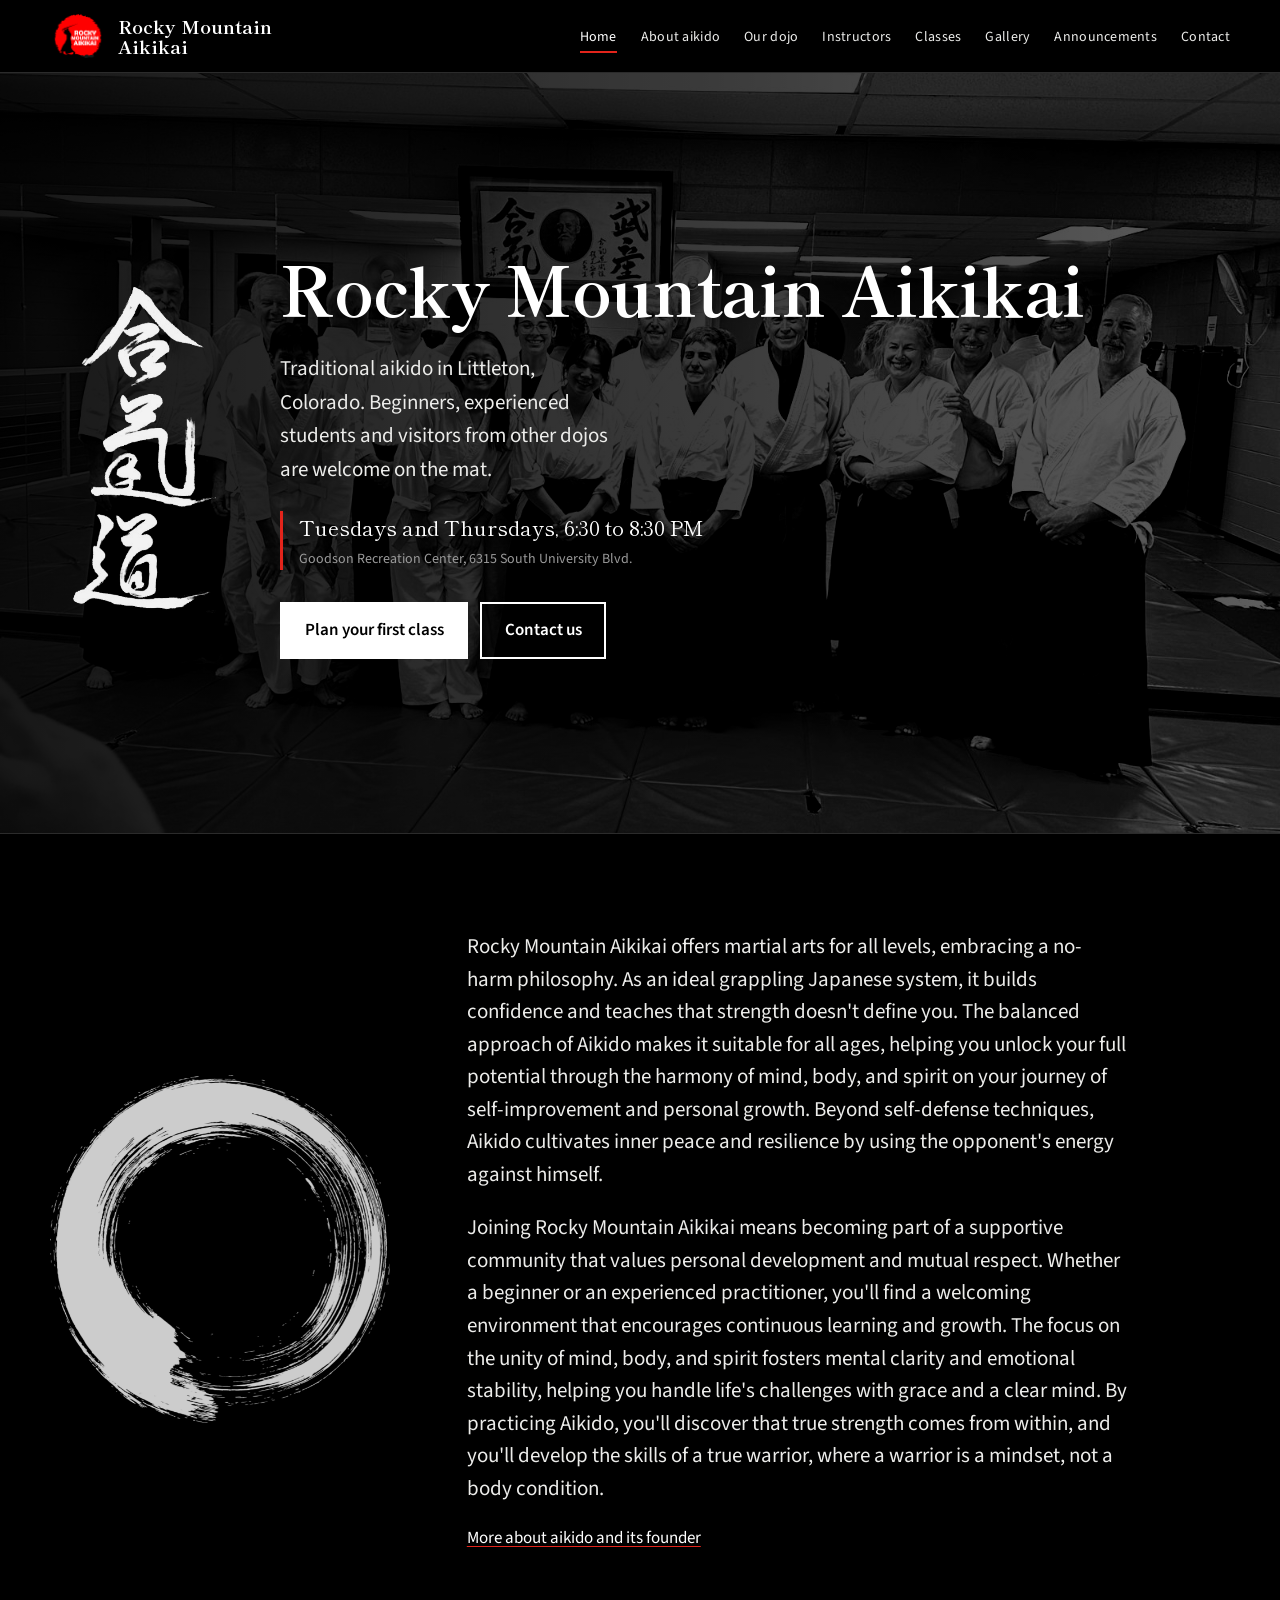
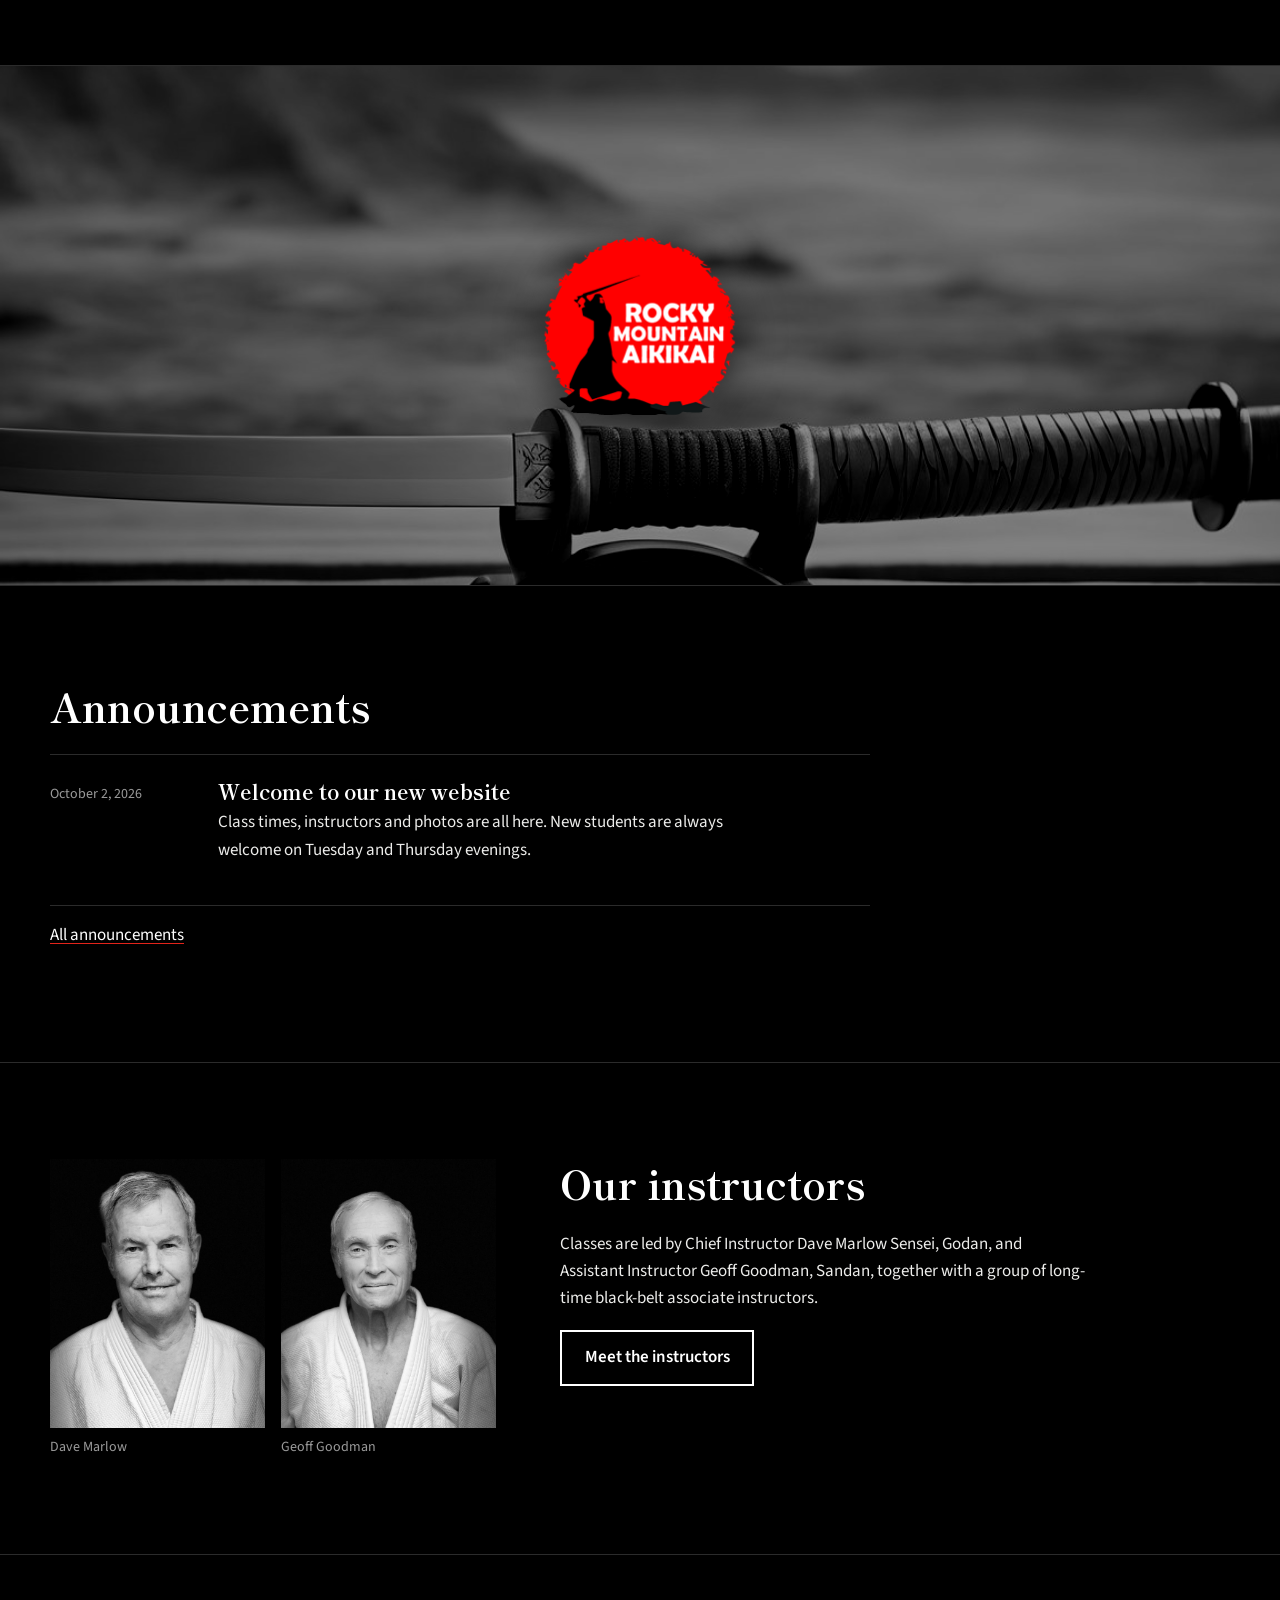
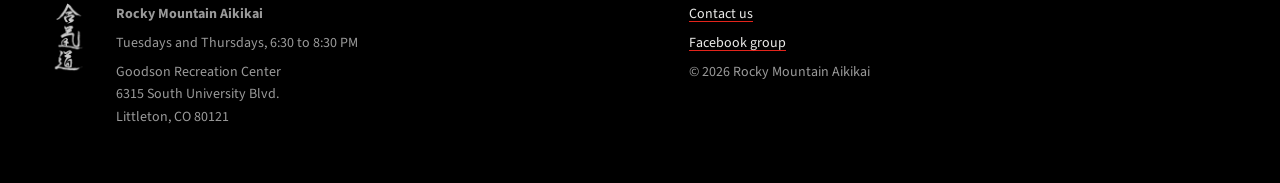
<file: index.html>
<!doctype html>
<html lang="en">
<head>
<meta charset="utf-8">
<meta name="viewport" content="width=device-width, initial-scale=1, viewport-fit=cover">
<title>Rocky Mountain Aikikai</title>
<meta name="description" content="Traditional aikido in Littleton, Colorado. Classes Tuesday and Thursday evenings at Goodson Recreation Center. New students welcome.">
<meta property="og:title" content="Rocky Mountain Aikikai">
<meta property="og:description" content="Traditional aikido in Littleton, Colorado. Classes Tuesday and Thursday evenings at Goodson Recreation Center. New students welcome.">
<meta property="og:image" content="https://rockymountainaikikai.com/images/share.jpg">
<meta property="og:image:width" content="1200">
<meta property="og:image:height" content="630">
<meta property="og:url" content="https://rockymountainaikikai.com/">
<meta property="og:type" content="website">
<meta property="og:site_name" content="Rocky Mountain Aikikai">
<meta name="twitter:card" content="summary_large_image">
<link rel="canonical" href="https://rockymountainaikikai.com/">
<link rel="icon" href="favicon.png">
<link rel="apple-touch-icon" href="favicon.png">
<link rel="preconnect" href="https://fonts.googleapis.com">
<link rel="preconnect" href="https://fonts.gstatic.com" crossorigin>
<link href="https://fonts.googleapis.com/css2?family=Shippori+Mincho:wght@700&family=Source+Sans+3:wght@400;600&display=swap" rel="stylesheet">
<link rel="stylesheet" href="css/site.css">
</head>
<body>
<a class="skip" href="#main">Skip to content</a>
<div class="notice-bar" data-notice-bar hidden>
  <div class="wrap"><span data-notice-text></span> <a href="announcements.html">Details</a></div>
</div>
<header class="site-header">
  <div class="wrap">
    <a class="brand" href="index.html"><img src="images/logo.png" alt="" width="56" height="44"><span>Rocky Mountain<br>Aikikai</span></a>
    <button class="nav-toggle" aria-expanded="false" aria-controls="site-nav">Menu</button>
    <nav class="site-nav" id="site-nav" aria-label="Main"><ul><li><a href="index.html" aria-current="page">Home</a></li><li><a href="about.html">About aikido</a></li><li><a href="dojo.html">Our dojo</a></li><li><a href="instructors.html">Instructors</a></li><li><a href="classes.html">Classes</a></li><li><a href="gallery.html">Gallery</a></li><li><a href="announcements.html">Announcements</a></li><li><a href="contact.html">Contact</a></li></ul></nav>
  </div>
</header>
<main id="main">

<section class="hero">
  <img class="hero-photo" src="images/hero-group.jpg" alt="Members of Rocky Mountain Aikikai lined up on the mat in front of the dojo scroll" fetchpriority="high">
  <div class="wrap">
    <img class="calligraphy" src="images/aikido-calligraphy.png" alt="Aikido written in Japanese calligraphy">
    <div>
      <h1>Rocky Mountain Aikikai</h1>
      <p class="lede">Traditional aikido in Littleton, Colorado. Beginners, experienced students and visitors from other dojos are welcome on the mat.</p>
      <p class="when">Tuesdays and Thursdays, 6:30 to 8:30 PM<small>Goodson Recreation Center, 6315 South University Blvd.</small></p>
      <div class="actions">
        <a class="btn" href="classes.html">Plan your first class</a>
        <a class="btn ghost" href="contact.html">Contact us</a>
      </div>
    </div>
  </div>
</section>

<section class="section enso-section">
  <div class="wrap">
    <img class="enso" src="images/enso.png" alt="Enso, a hand-painted Zen circle" loading="lazy">
    <div>
      <p>Rocky Mountain Aikikai offers martial arts for all levels, embracing a no-harm philosophy. As an ideal grappling Japanese system, it builds confidence and teaches that strength doesn't define you. The balanced approach of Aikido makes it suitable for all ages, helping you unlock your full potential through the harmony of mind, body, and spirit on your journey of self-improvement and personal growth. Beyond self-defense techniques, Aikido cultivates inner peace and resilience by using the opponent's energy against himself.</p>
      <p>Joining Rocky Mountain Aikikai means becoming part of a supportive community that values personal development and mutual respect. Whether a beginner or an experienced practitioner, you'll find a welcoming environment that encourages continuous learning and growth. The focus on the unity of mind, body, and spirit fosters mental clarity and emotional stability, helping you handle life's challenges with grace and a clear mind. By practicing Aikido, you'll discover that true strength comes from within, and you'll develop the skills of a true warrior, where a warrior is a mindset, not a body condition.</p>
      <p><a href="about.html">More about aikido and its founder</a></p>
    </div>
  </div>
</section>

<section class="seal" aria-label="Rocky Mountain Aikikai">
  <img class="seal-bg" src="images/sword-mountains.jpg" alt="" loading="lazy">
  <img class="seal-logo" src="images/logo.png" alt="Rocky Mountain Aikikai logo" loading="lazy">
</section>

<section class="section">
  <div class="wrap">
    <h2>Announcements</h2>
    <ul class="announcements narrow" data-announcements data-limit="3"><li><span class="empty">Loading announcements…</span></li></ul>
    <p style="margin-top:1rem"><a href="announcements.html">All announcements</a></p>
  </div>
</section>

<section class="section">
  <div class="wrap split narrow-img">
    <div class="duo">
      <figure><img src="images/instructors/dave-marlow.jpg" alt="Portrait of Dave Marlow" loading="lazy"><figcaption>Dave Marlow</figcaption></figure>
      <figure><img src="images/instructors/geoff-goodman.jpg" alt="Portrait of Geoff Goodman" loading="lazy"><figcaption>Geoff Goodman</figcaption></figure>
    </div>
    <div>
      <h2>Our instructors</h2>
      <p>Classes are led by Chief Instructor Dave Marlow Sensei, Godan, and Assistant Instructor Geoff Goodman, Sandan, together with a group of long-time black-belt associate instructors.</p>
      <div class="actions"><a class="btn ghost" href="instructors.html">Meet the instructors</a></div>
    </div>
  </div>
</section>

</main>
<footer class="site-footer">
  <div class="wrap">
    <img src="images/aikido-calligraphy.png" alt="Aikido written in Japanese calligraphy">
    <div>
      <p><strong>Rocky Mountain Aikikai</strong></p>
      <p>Tuesdays and Thursdays, 6:30 to 8:30 PM</p>
      <p>Goodson Recreation Center<br>6315 South University Blvd.<br>Littleton, CO 80121</p>
    </div>
    <div>
      <p><a href="contact.html">Contact us</a></p>
      <p><a href="https://www.facebook.com/groups/rockymountainaikikai">Facebook group</a></p>
      <p>&copy; <span id="year">2026</span> Rocky Mountain Aikikai</p>
    </div>
  </div>
</footer>

<script src="js/site.js"></script>
<script>document.getElementById("year").textContent=new Date().getFullYear();</script>
</body>
</html>
</file>
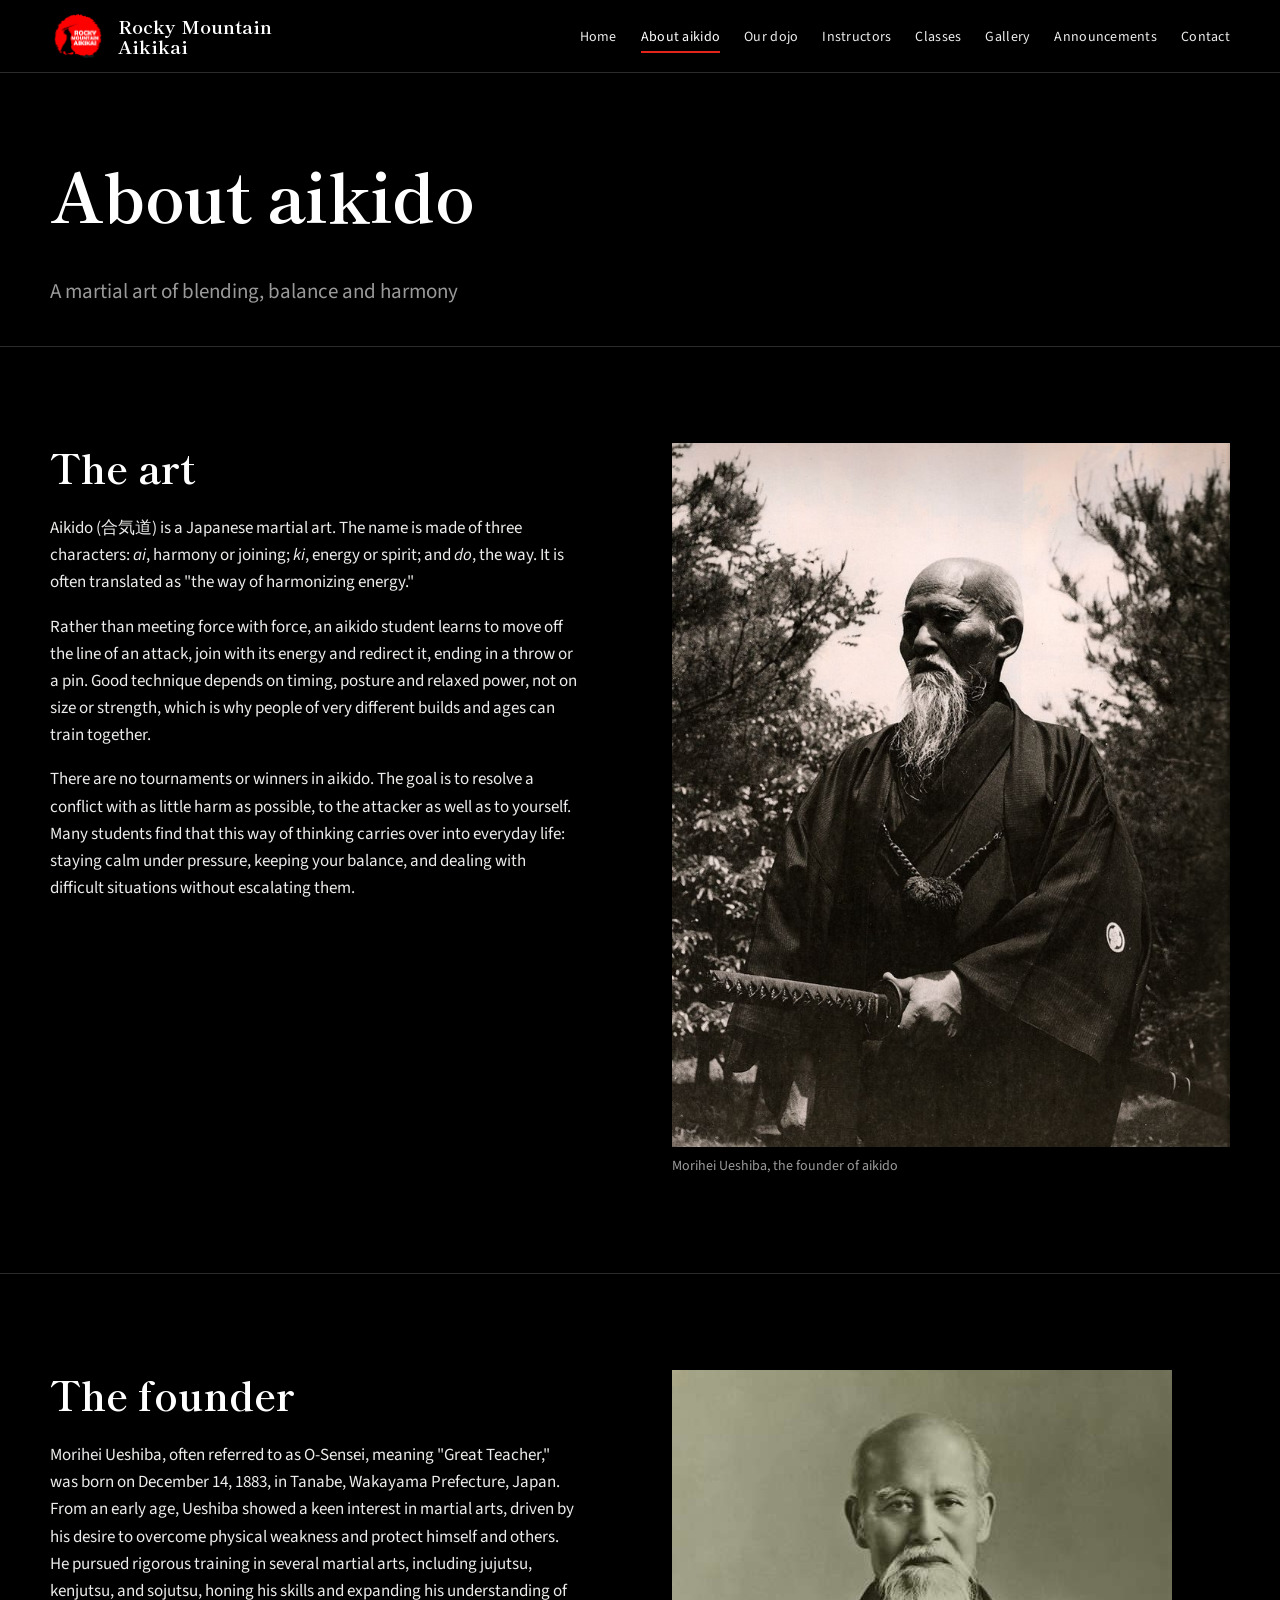
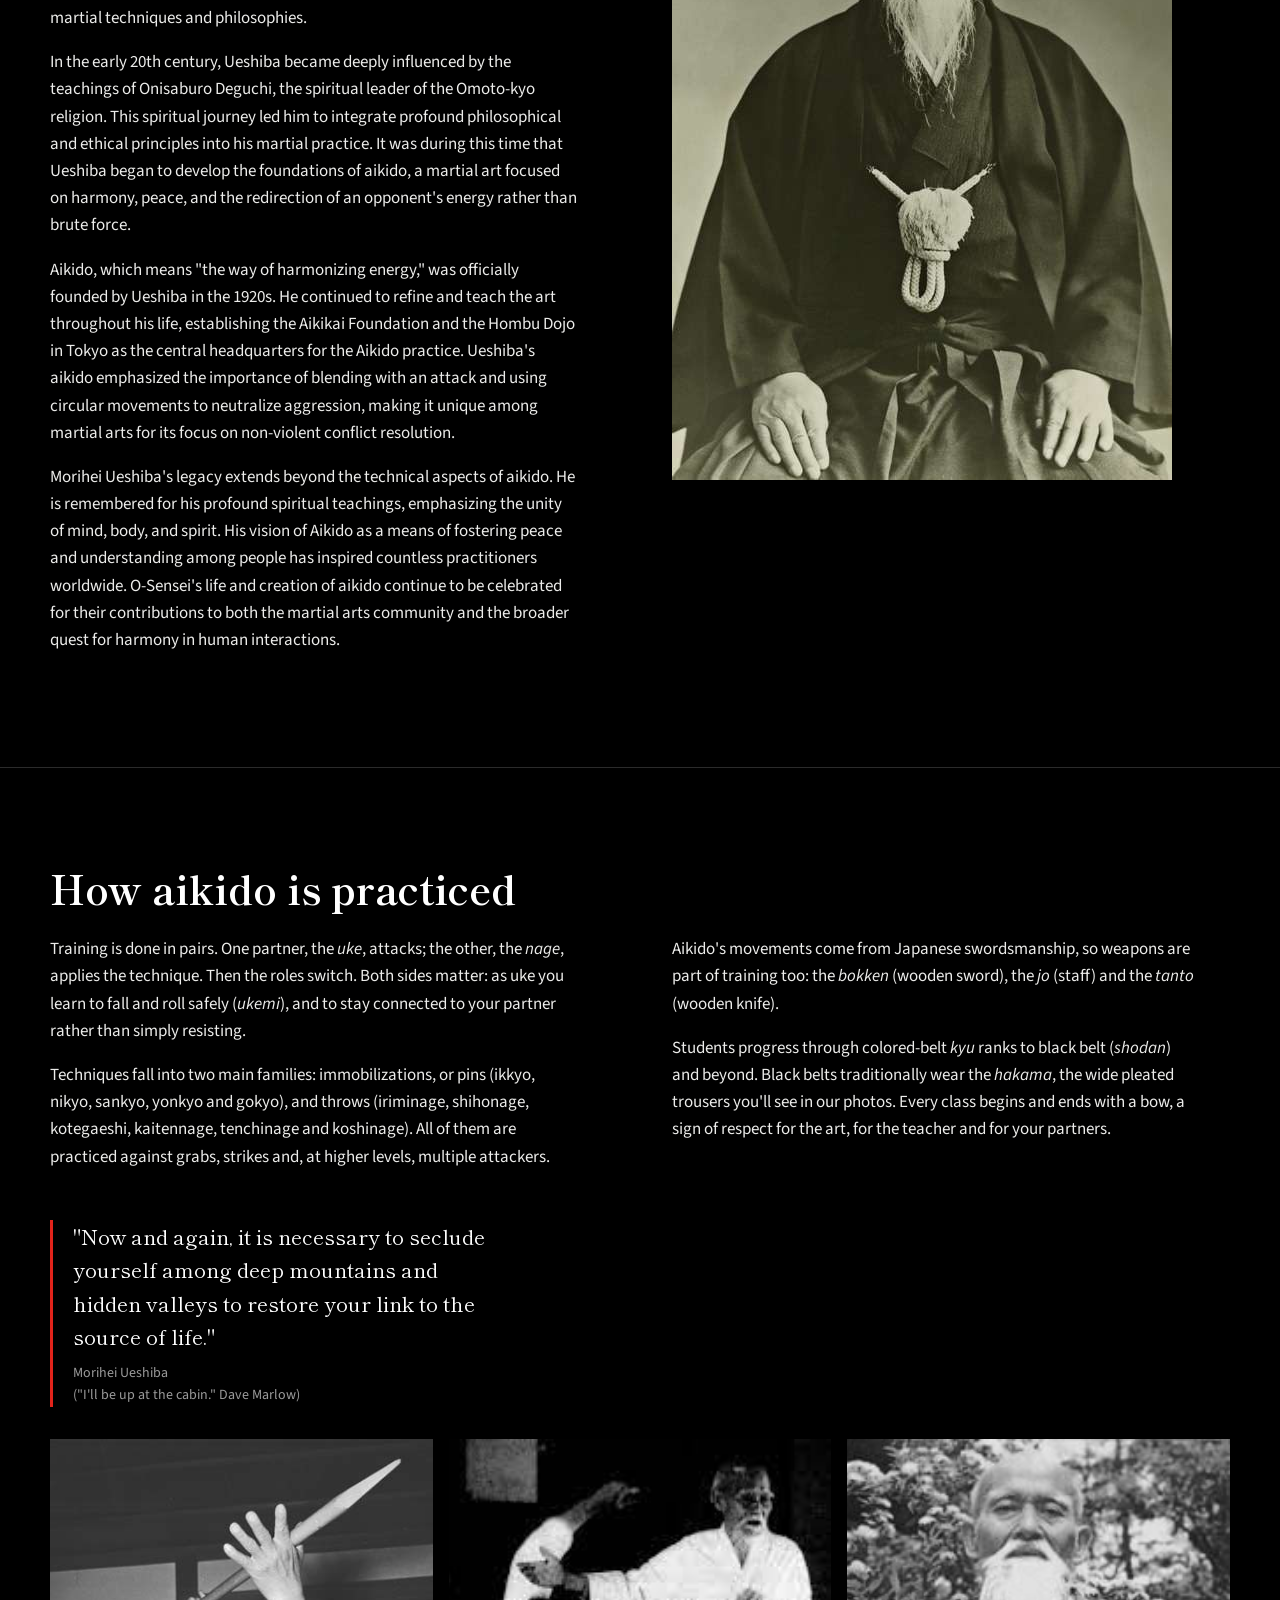
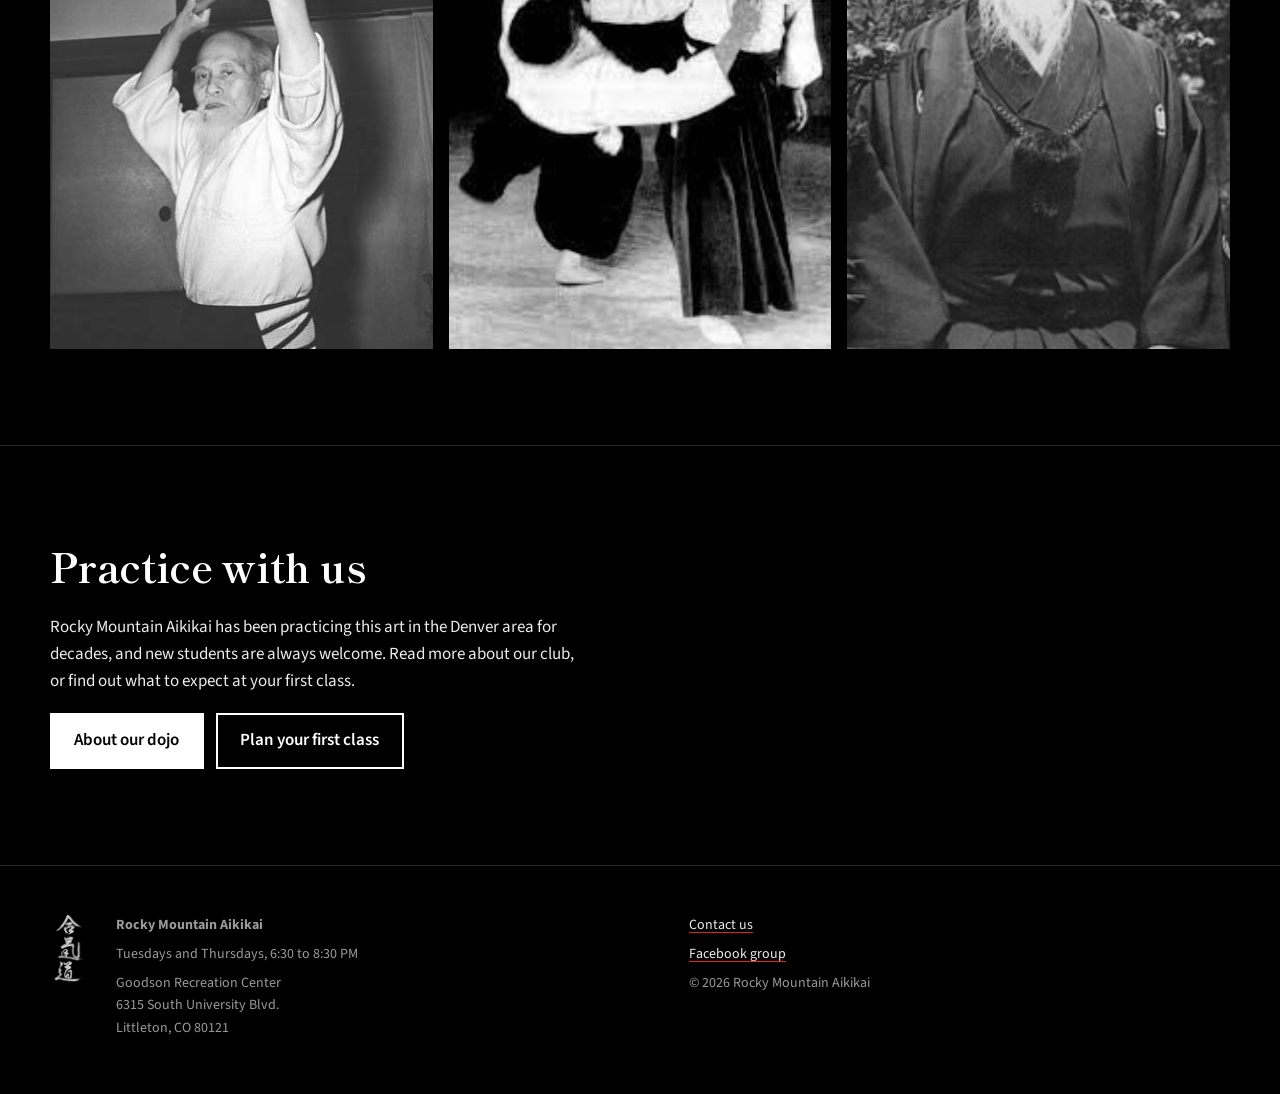
<file: about.html>
<!doctype html>
<html lang="en">
<head>
<meta charset="utf-8">
<meta name="viewport" content="width=device-width, initial-scale=1, viewport-fit=cover">
<title>About aikido | Rocky Mountain Aikikai</title>
<meta name="description" content="What aikido is, the life of its founder Morihei Ueshiba, and how aikido is practiced.">
<meta property="og:title" content="About aikido | Rocky Mountain Aikikai">
<meta property="og:description" content="What aikido is, the life of its founder Morihei Ueshiba, and how aikido is practiced.">
<meta property="og:image" content="https://rockymountainaikikai.com/images/share.jpg">
<meta property="og:image:width" content="1200">
<meta property="og:image:height" content="630">
<meta property="og:url" content="https://rockymountainaikikai.com/about.html">
<meta property="og:type" content="website">
<meta property="og:site_name" content="Rocky Mountain Aikikai">
<meta name="twitter:card" content="summary_large_image">
<link rel="canonical" href="https://rockymountainaikikai.com/about.html">
<link rel="icon" href="favicon.png">
<link rel="apple-touch-icon" href="favicon.png">
<link rel="preconnect" href="https://fonts.googleapis.com">
<link rel="preconnect" href="https://fonts.gstatic.com" crossorigin>
<link href="https://fonts.googleapis.com/css2?family=Shippori+Mincho:wght@700&family=Source+Sans+3:wght@400;600&display=swap" rel="stylesheet">
<link rel="stylesheet" href="css/site.css">
</head>
<body>
<a class="skip" href="#main">Skip to content</a>
<div class="notice-bar" data-notice-bar hidden>
  <div class="wrap"><span data-notice-text></span> <a href="announcements.html">Details</a></div>
</div>
<header class="site-header">
  <div class="wrap">
    <a class="brand" href="index.html"><img src="images/logo.png" alt="" width="56" height="44"><span>Rocky Mountain<br>Aikikai</span></a>
    <button class="nav-toggle" aria-expanded="false" aria-controls="site-nav">Menu</button>
    <nav class="site-nav" id="site-nav" aria-label="Main"><ul><li><a href="index.html">Home</a></li><li><a href="about.html" aria-current="page">About aikido</a></li><li><a href="dojo.html">Our dojo</a></li><li><a href="instructors.html">Instructors</a></li><li><a href="classes.html">Classes</a></li><li><a href="gallery.html">Gallery</a></li><li><a href="announcements.html">Announcements</a></li><li><a href="contact.html">Contact</a></li></ul></nav>
  </div>
</header>
<main id="main">

<section class="page-head"><div class="wrap">
  <h1>About aikido</h1>
  <p>A martial art of blending, balance and harmony</p>
</div></section>

<section class="section"><div class="wrap split">
  <div>
    <h2>The art</h2>
    <p>Aikido (合気道) is a Japanese martial art. The name is made of three characters: <em>ai</em>, harmony or joining; <em>ki</em>, energy or spirit; and <em>do</em>, the way. It is often translated as "the way of harmonizing energy."</p>
    <p>Rather than meeting force with force, an aikido student learns to move off the line of an attack, join with its energy and redirect it, ending in a throw or a pin. Good technique depends on timing, posture and relaxed power, not on size or strength, which is why people of very different builds and ages can train together.</p>
    <p>There are no tournaments or winners in aikido. The goal is to resolve a conflict with as little harm as possible, to the attacker as well as to yourself. Many students find that this way of thinking carries over into everyday life: staying calm under pressure, keeping your balance, and dealing with difficult situations without escalating them.</p>
  </div>
  <figure>
    <img src="images/founder/ueshiba-sword.jpg" alt="Morihei Ueshiba standing outdoors in a kimono, holding a sword" loading="lazy">
    <figcaption>Morihei Ueshiba, the founder of aikido</figcaption>
  </figure>
</div></section>

<section class="section"><div class="wrap split">
  <div>
    <h2>The founder</h2>
    <p>Morihei Ueshiba, often referred to as O-Sensei, meaning "Great Teacher," was born on December 14, 1883, in Tanabe, Wakayama Prefecture, Japan. From an early age, Ueshiba showed a keen interest in martial arts, driven by his desire to overcome physical weakness and protect himself and others. He pursued rigorous training in several martial arts, including jujutsu, kenjutsu, and sojutsu, honing his skills and expanding his understanding of martial techniques and philosophies.</p>
    <p>In the early 20th century, Ueshiba became deeply influenced by the teachings of Onisaburo Deguchi, the spiritual leader of the Omoto-kyo religion. This spiritual journey led him to integrate profound philosophical and ethical principles into his martial practice. It was during this time that Ueshiba began to develop the foundations of aikido, a martial art focused on harmony, peace, and the redirection of an opponent's energy rather than brute force.</p>
    <p>Aikido, which means "the way of harmonizing energy," was officially founded by Ueshiba in the 1920s. He continued to refine and teach the art throughout his life, establishing the Aikikai Foundation and the Hombu Dojo in Tokyo as the central headquarters for the Aikido practice. Ueshiba's aikido emphasized the importance of blending with an attack and using circular movements to neutralize aggression, making it unique among martial arts for its focus on non-violent conflict resolution.</p>
    <p>Morihei Ueshiba's legacy extends beyond the technical aspects of aikido. He is remembered for his profound spiritual teachings, emphasizing the unity of mind, body, and spirit. His vision of Aikido as a means of fostering peace and understanding among people has inspired countless practitioners worldwide. O-Sensei's life and creation of aikido continue to be celebrated for their contributions to both the martial arts community and the broader quest for harmony in human interactions.</p>
  </div>
  <figure>
    <img src="images/founder/ueshiba-seated.jpg" alt="Formal seated portrait of Morihei Ueshiba" loading="lazy">
  </figure>
</div></section>

<section class="section"><div class="wrap">
  <h2>How aikido is practiced</h2>
  <div class="split">
    <div>
      <p>Training is done in pairs. One partner, the <em>uke</em>, attacks; the other, the <em>nage</em>, applies the technique. Then the roles switch. Both sides matter: as uke you learn to fall and roll safely (<em>ukemi</em>), and to stay connected to your partner rather than simply resisting.</p>
      <p>Techniques fall into two main families: immobilizations, or pins (ikkyo, nikyo, sankyo, yonkyo and gokyo), and throws (iriminage, shihonage, kotegaeshi, kaitennage, tenchinage and koshinage). All of them are practiced against grabs, strikes and, at higher levels, multiple attackers.</p>
    </div>
    <div>
      <p>Aikido's movements come from Japanese swordsmanship, so weapons are part of training too: the <em>bokken</em> (wooden sword), the <em>jo</em> (staff) and the <em>tanto</em> (wooden knife).</p>
      <p>Students progress through colored-belt <em>kyu</em> ranks to black belt (<em>shodan</em>) and beyond. Black belts traditionally wear the <em>hakama</em>, the wide pleated trousers you'll see in our photos. Every class begins and ends with a bow, a sign of respect for the art, for the teacher and for your partners.</p>
    </div>
  </div>
  <blockquote>"Now and again, it is necessary to seclude yourself among deep mountains and hidden valleys to restore your link to the source of life."<cite>Morihei Ueshiba<br>("I'll be up at the cabin." Dave Marlow)</cite></blockquote>
  <div class="founder-strip">
    <figure><img src="images/founder/ueshiba-spear.jpg" alt="Morihei Ueshiba holding a wooden spear overhead" loading="lazy"></figure>
    <figure><img src="images/founder/ueshiba-throw.jpg" alt="Morihei Ueshiba demonstrating a throw with a student" loading="lazy"></figure>
    <figure><img src="images/founder/ueshiba-garden.jpg" alt="Morihei Ueshiba standing in a garden" loading="lazy"></figure>
  </div>
</div></section>

<section class="section"><div class="wrap">
  <h2>Practice with us</h2>
  <p>Rocky Mountain Aikikai has been practicing this art in the Denver area for decades, and new students are always welcome. Read more about our club, or find out what to expect at your first class.</p>
  <div class="actions">
    <a class="btn" href="dojo.html">About our dojo</a>
    <a class="btn ghost" href="classes.html">Plan your first class</a>
  </div>
</div></section>

</main>
<footer class="site-footer">
  <div class="wrap">
    <img src="images/aikido-calligraphy.png" alt="Aikido written in Japanese calligraphy">
    <div>
      <p><strong>Rocky Mountain Aikikai</strong></p>
      <p>Tuesdays and Thursdays, 6:30 to 8:30 PM</p>
      <p>Goodson Recreation Center<br>6315 South University Blvd.<br>Littleton, CO 80121</p>
    </div>
    <div>
      <p><a href="contact.html">Contact us</a></p>
      <p><a href="https://www.facebook.com/groups/rockymountainaikikai">Facebook group</a></p>
      <p>&copy; <span id="year">2026</span> Rocky Mountain Aikikai</p>
    </div>
  </div>
</footer>

<script src="js/site.js"></script>
<script>document.getElementById("year").textContent=new Date().getFullYear();</script>
</body>
</html>
</file>
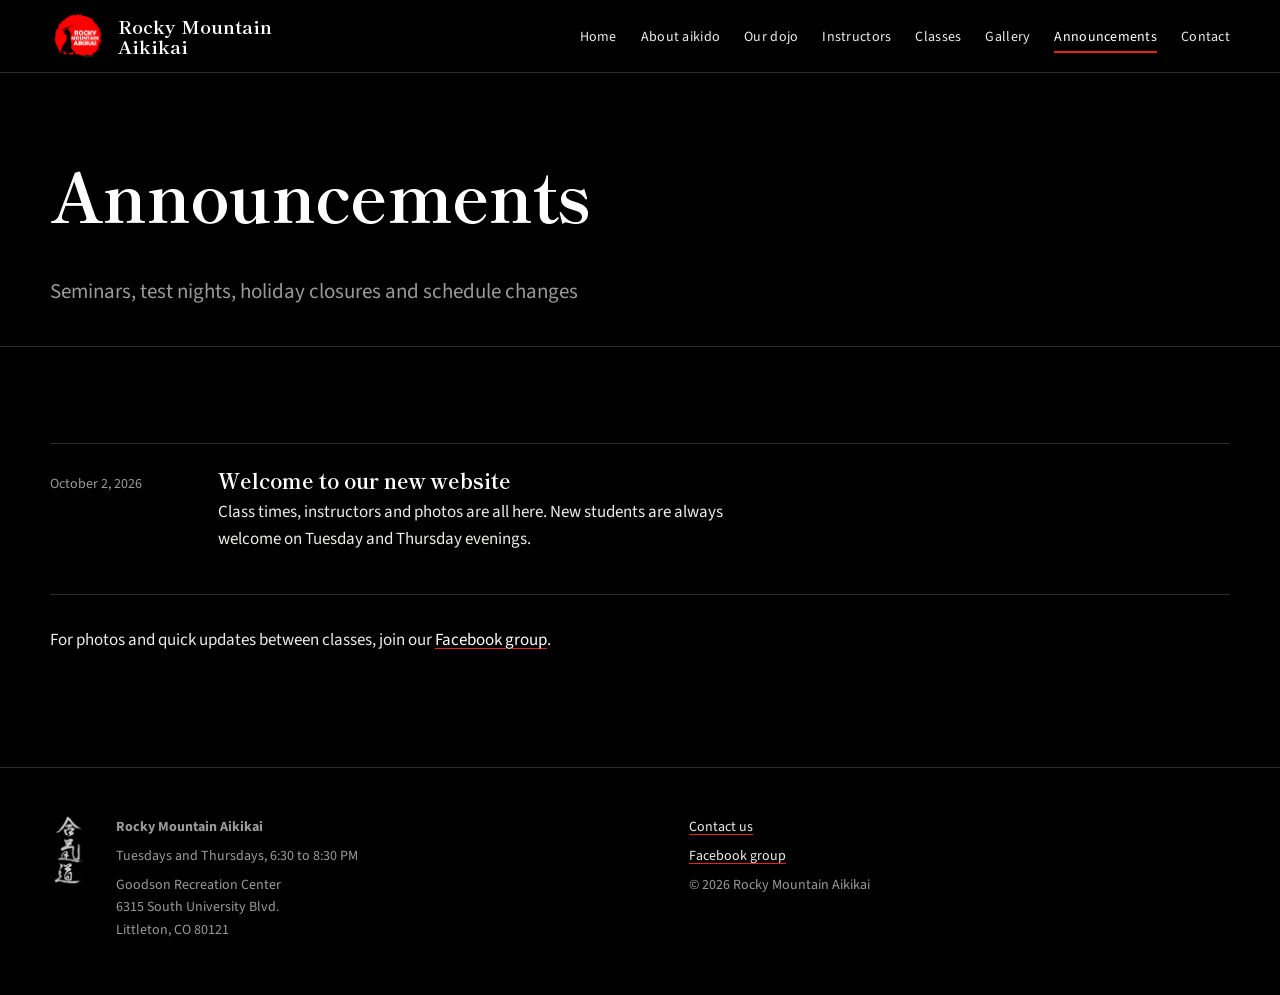
<file: announcements.html>
<!doctype html>
<html lang="en">
<head>
<meta charset="utf-8">
<meta name="viewport" content="width=device-width, initial-scale=1, viewport-fit=cover">
<title>Announcements | Rocky Mountain Aikikai</title>
<meta name="description" content="Seminars, test nights, schedule changes and news from Rocky Mountain Aikikai.">
<meta property="og:title" content="Announcements | Rocky Mountain Aikikai">
<meta property="og:description" content="Seminars, test nights, schedule changes and news from Rocky Mountain Aikikai.">
<meta property="og:image" content="https://rockymountainaikikai.com/images/share.jpg">
<meta property="og:image:width" content="1200">
<meta property="og:image:height" content="630">
<meta property="og:url" content="https://rockymountainaikikai.com/announcements.html">
<meta property="og:type" content="website">
<meta property="og:site_name" content="Rocky Mountain Aikikai">
<meta name="twitter:card" content="summary_large_image">
<link rel="canonical" href="https://rockymountainaikikai.com/announcements.html">
<link rel="icon" href="favicon.png">
<link rel="apple-touch-icon" href="favicon.png">
<link rel="preconnect" href="https://fonts.googleapis.com">
<link rel="preconnect" href="https://fonts.gstatic.com" crossorigin>
<link href="https://fonts.googleapis.com/css2?family=Shippori+Mincho:wght@700&family=Source+Sans+3:wght@400;600&display=swap" rel="stylesheet">
<link rel="stylesheet" href="css/site.css">
</head>
<body>
<a class="skip" href="#main">Skip to content</a>
<div class="notice-bar" data-notice-bar hidden>
  <div class="wrap"><span data-notice-text></span> <a href="announcements.html">Details</a></div>
</div>
<header class="site-header">
  <div class="wrap">
    <a class="brand" href="index.html"><img src="images/logo.png" alt="" width="56" height="44"><span>Rocky Mountain<br>Aikikai</span></a>
    <button class="nav-toggle" aria-expanded="false" aria-controls="site-nav">Menu</button>
    <nav class="site-nav" id="site-nav" aria-label="Main"><ul><li><a href="index.html">Home</a></li><li><a href="about.html">About aikido</a></li><li><a href="dojo.html">Our dojo</a></li><li><a href="instructors.html">Instructors</a></li><li><a href="classes.html">Classes</a></li><li><a href="gallery.html">Gallery</a></li><li><a href="announcements.html" aria-current="page">Announcements</a></li><li><a href="contact.html">Contact</a></li></ul></nav>
  </div>
</header>
<main id="main">

<section class="page-head"><div class="wrap">
  <h1>Announcements</h1>
  <p>Seminars, test nights, holiday closures and schedule changes</p>
</div></section>
<section class="section"><div class="wrap">
  <ul class="announcements" data-announcements><li><span class="empty">Loading announcements…</span></li></ul>
  <p style="margin-top:2rem">For photos and quick updates between classes, join our <a href="https://www.facebook.com/groups/rockymountainaikikai">Facebook group</a>.</p>
</div></section>

</main>
<footer class="site-footer">
  <div class="wrap">
    <img src="images/aikido-calligraphy.png" alt="Aikido written in Japanese calligraphy">
    <div>
      <p><strong>Rocky Mountain Aikikai</strong></p>
      <p>Tuesdays and Thursdays, 6:30 to 8:30 PM</p>
      <p>Goodson Recreation Center<br>6315 South University Blvd.<br>Littleton, CO 80121</p>
    </div>
    <div>
      <p><a href="contact.html">Contact us</a></p>
      <p><a href="https://www.facebook.com/groups/rockymountainaikikai">Facebook group</a></p>
      <p>&copy; <span id="year">2026</span> Rocky Mountain Aikikai</p>
    </div>
  </div>
</footer>

<script src="js/site.js"></script>
<script>document.getElementById("year").textContent=new Date().getFullYear();</script>
</body>
</html>
</file>
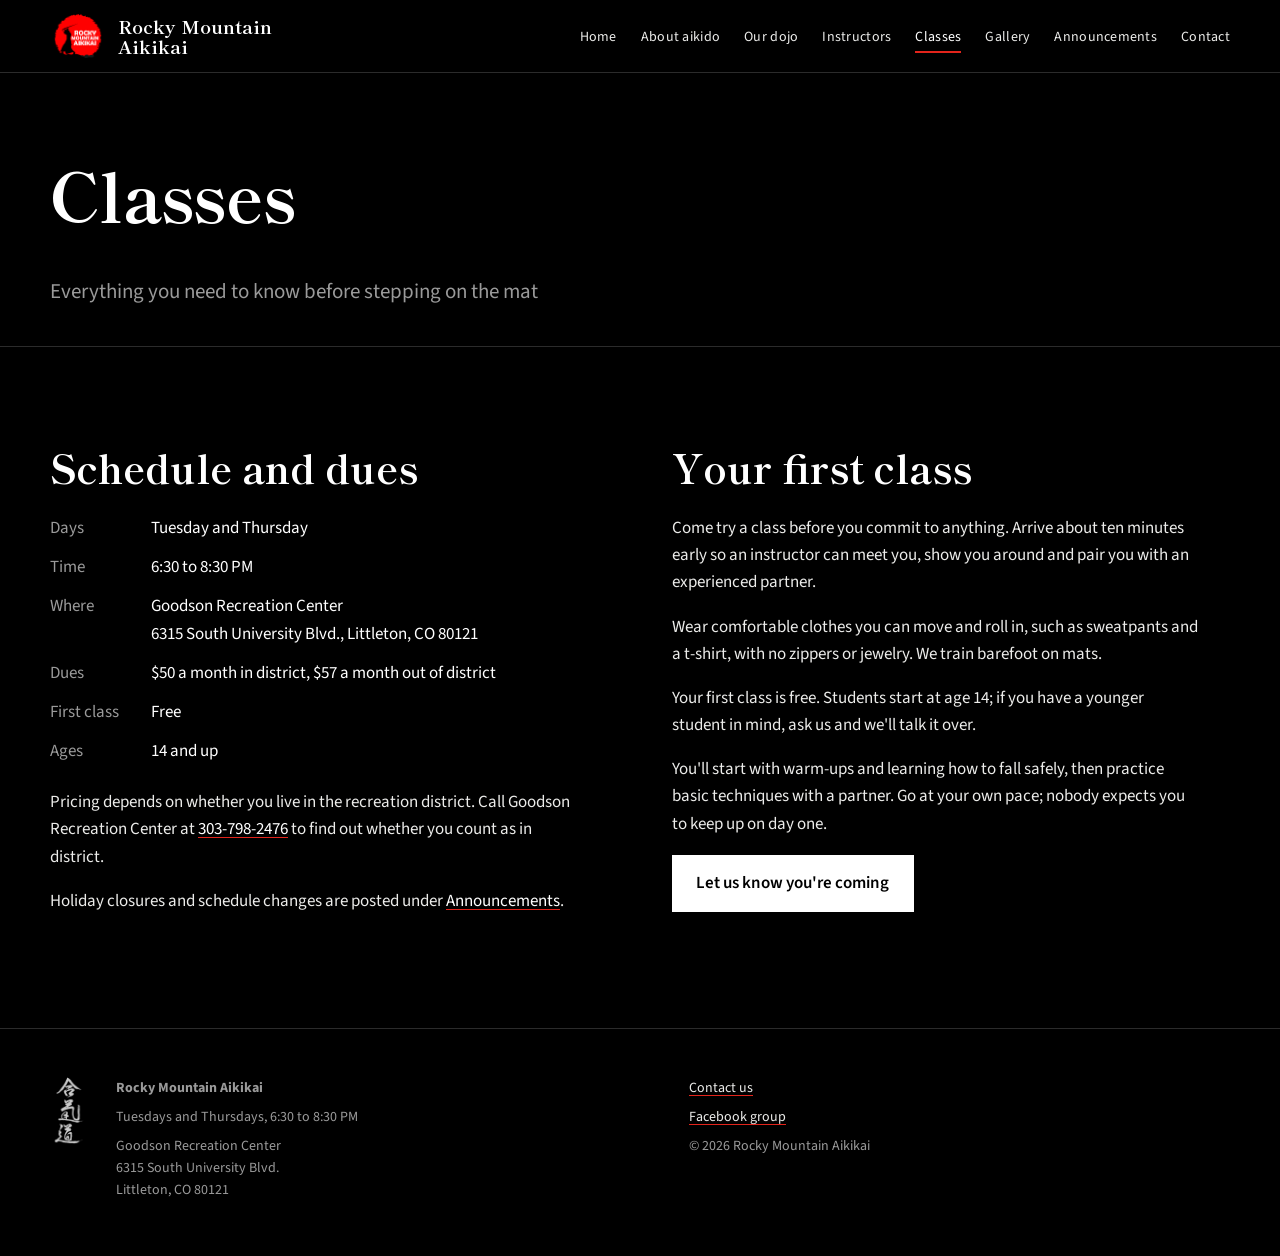
<file: classes.html>
<!doctype html>
<html lang="en">
<head>
<meta charset="utf-8">
<meta name="viewport" content="width=device-width, initial-scale=1, viewport-fit=cover">
<title>Classes | Rocky Mountain Aikikai</title>
<meta name="description" content="Class schedule, location, dues and what to expect at your first aikido class at Rocky Mountain Aikikai.">
<meta property="og:title" content="Classes | Rocky Mountain Aikikai">
<meta property="og:description" content="Class schedule, location, dues and what to expect at your first aikido class at Rocky Mountain Aikikai.">
<meta property="og:image" content="https://rockymountainaikikai.com/images/share.jpg">
<meta property="og:image:width" content="1200">
<meta property="og:image:height" content="630">
<meta property="og:url" content="https://rockymountainaikikai.com/classes.html">
<meta property="og:type" content="website">
<meta property="og:site_name" content="Rocky Mountain Aikikai">
<meta name="twitter:card" content="summary_large_image">
<link rel="canonical" href="https://rockymountainaikikai.com/classes.html">
<link rel="icon" href="favicon.png">
<link rel="apple-touch-icon" href="favicon.png">
<link rel="preconnect" href="https://fonts.googleapis.com">
<link rel="preconnect" href="https://fonts.gstatic.com" crossorigin>
<link href="https://fonts.googleapis.com/css2?family=Shippori+Mincho:wght@700&family=Source+Sans+3:wght@400;600&display=swap" rel="stylesheet">
<link rel="stylesheet" href="css/site.css">
</head>
<body>
<a class="skip" href="#main">Skip to content</a>
<div class="notice-bar" data-notice-bar hidden>
  <div class="wrap"><span data-notice-text></span> <a href="announcements.html">Details</a></div>
</div>
<header class="site-header">
  <div class="wrap">
    <a class="brand" href="index.html"><img src="images/logo.png" alt="" width="56" height="44"><span>Rocky Mountain<br>Aikikai</span></a>
    <button class="nav-toggle" aria-expanded="false" aria-controls="site-nav">Menu</button>
    <nav class="site-nav" id="site-nav" aria-label="Main"><ul><li><a href="index.html">Home</a></li><li><a href="about.html">About aikido</a></li><li><a href="dojo.html">Our dojo</a></li><li><a href="instructors.html">Instructors</a></li><li><a href="classes.html" aria-current="page">Classes</a></li><li><a href="gallery.html">Gallery</a></li><li><a href="announcements.html">Announcements</a></li><li><a href="contact.html">Contact</a></li></ul></nav>
  </div>
</header>
<main id="main">

<section class="page-head"><div class="wrap">
  <h1>Classes</h1>
  <p>Everything you need to know before stepping on the mat</p>
</div></section>

<section class="section"><div class="wrap split">
  <div>
    <h2>Schedule and dues</h2>
    <dl class="facts">
      <dt>Days</dt><dd>Tuesday and Thursday</dd>
      <dt>Time</dt><dd>6:30 to 8:30 PM</dd>
      <dt>Where</dt><dd>Goodson Recreation Center<br>6315 South University Blvd., Littleton, CO 80121</dd>
      <dt>Dues</dt><dd>$50 a month in district, $57 a month out of district</dd>
      <dt>First class</dt><dd>Free</dd>
      <dt>Ages</dt><dd>14 and up</dd>
    </dl>
    <p>Pricing depends on whether you live in the recreation district. Call Goodson Recreation Center at <a href="tel:+13037982476">303-798-2476</a> to find out whether you count as in district.</p>
    <p>Holiday closures and schedule changes are posted under <a href="announcements.html">Announcements</a>.</p>
  </div>
  <div>
    <h2>Your first class</h2>
    <p>Come try a class before you commit to anything. Arrive about ten minutes early so an instructor can meet you, show you around and pair you with an experienced partner.</p>
    <p>Wear comfortable clothes you can move and roll in, such as sweatpants and a t-shirt, with no zippers or jewelry. We train barefoot on mats.</p>
    <p>Your first class is free. Students start at age 14; if you have a younger student in mind, ask us and we'll talk it over.</p>
    <p>You'll start with warm-ups and learning how to fall safely, then practice basic techniques with a partner. Go at your own pace; nobody expects you to keep up on day one.</p>
    <div class="actions"><a class="btn" href="contact.html">Let us know you're coming</a></div>
  </div>
</div></section>

</main>
<footer class="site-footer">
  <div class="wrap">
    <img src="images/aikido-calligraphy.png" alt="Aikido written in Japanese calligraphy">
    <div>
      <p><strong>Rocky Mountain Aikikai</strong></p>
      <p>Tuesdays and Thursdays, 6:30 to 8:30 PM</p>
      <p>Goodson Recreation Center<br>6315 South University Blvd.<br>Littleton, CO 80121</p>
    </div>
    <div>
      <p><a href="contact.html">Contact us</a></p>
      <p><a href="https://www.facebook.com/groups/rockymountainaikikai">Facebook group</a></p>
      <p>&copy; <span id="year">2026</span> Rocky Mountain Aikikai</p>
    </div>
  </div>
</footer>

<script src="js/site.js"></script>
<script>document.getElementById("year").textContent=new Date().getFullYear();</script>
</body>
</html>
</file>
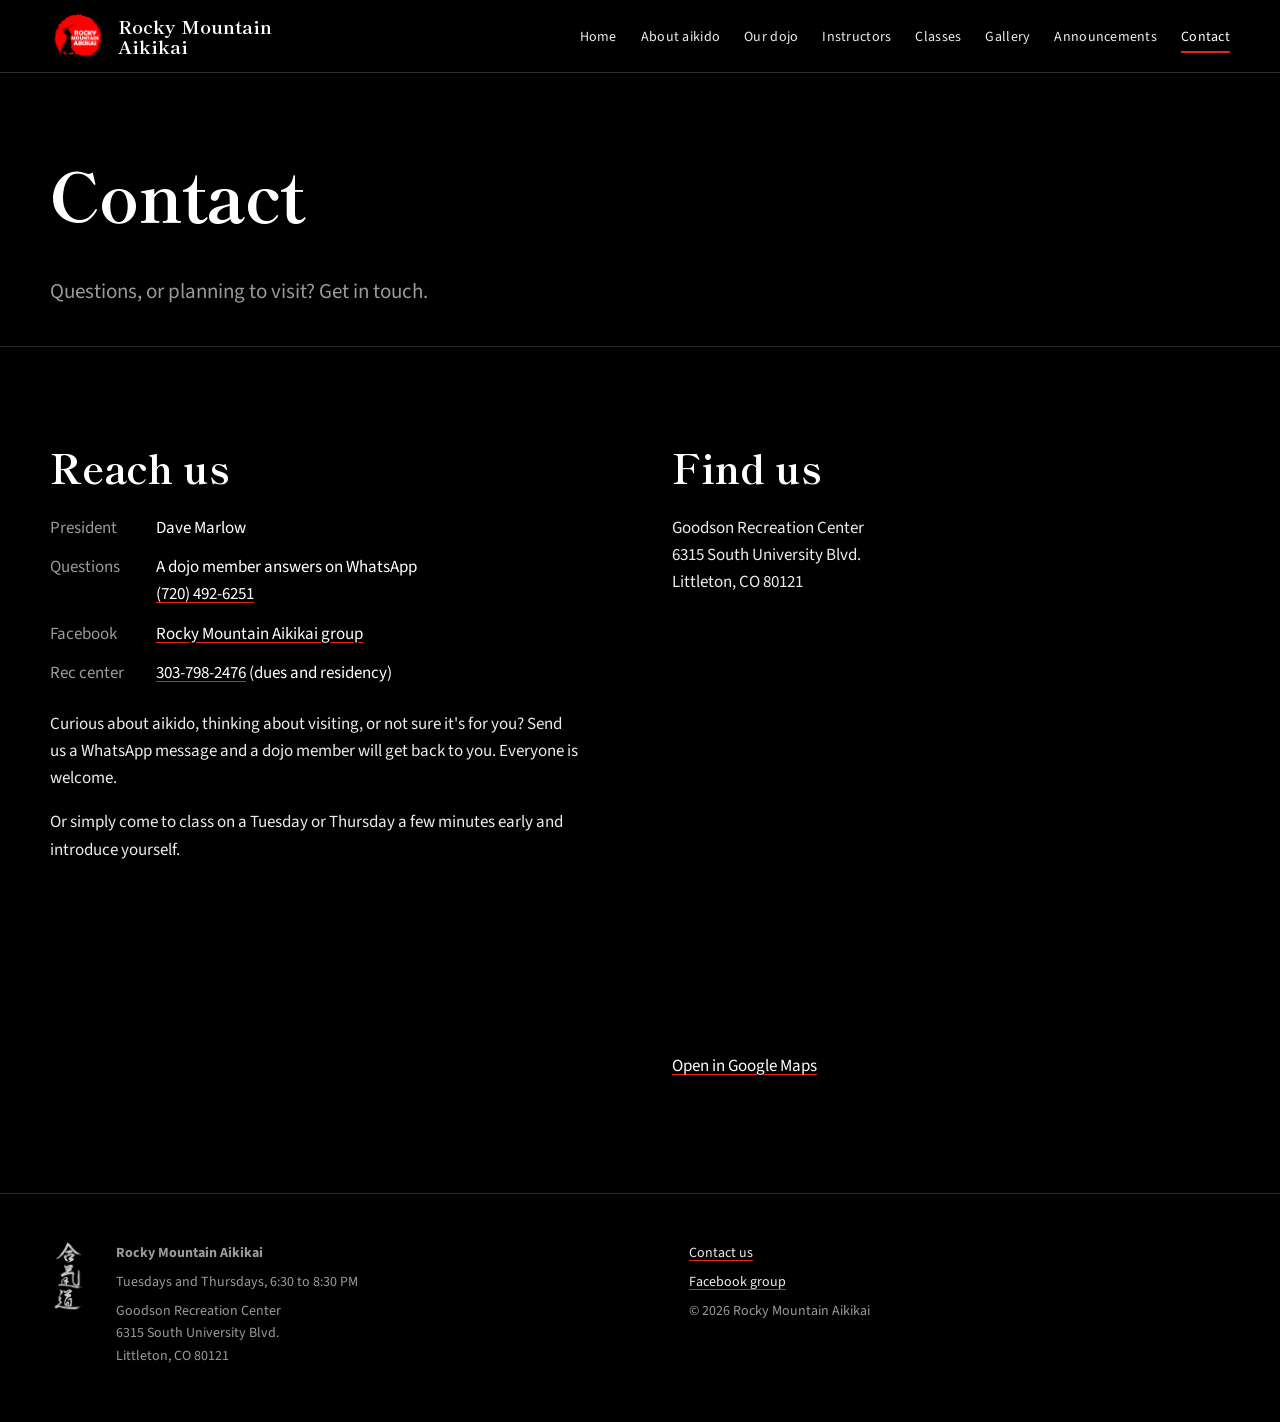
<file: contact.html>
<!doctype html>
<html lang="en">
<head>
<meta charset="utf-8">
<meta name="viewport" content="width=device-width, initial-scale=1, viewport-fit=cover">
<title>Contact | Rocky Mountain Aikikai</title>
<meta name="description" content="How to reach Rocky Mountain Aikikai and find us at Goodson Recreation Center in Littleton, Colorado.">
<meta property="og:title" content="Contact | Rocky Mountain Aikikai">
<meta property="og:description" content="How to reach Rocky Mountain Aikikai and find us at Goodson Recreation Center in Littleton, Colorado.">
<meta property="og:image" content="https://rockymountainaikikai.com/images/share.jpg">
<meta property="og:image:width" content="1200">
<meta property="og:image:height" content="630">
<meta property="og:url" content="https://rockymountainaikikai.com/contact.html">
<meta property="og:type" content="website">
<meta property="og:site_name" content="Rocky Mountain Aikikai">
<meta name="twitter:card" content="summary_large_image">
<link rel="canonical" href="https://rockymountainaikikai.com/contact.html">
<link rel="icon" href="favicon.png">
<link rel="apple-touch-icon" href="favicon.png">
<link rel="preconnect" href="https://fonts.googleapis.com">
<link rel="preconnect" href="https://fonts.gstatic.com" crossorigin>
<link href="https://fonts.googleapis.com/css2?family=Shippori+Mincho:wght@700&family=Source+Sans+3:wght@400;600&display=swap" rel="stylesheet">
<link rel="stylesheet" href="css/site.css">
</head>
<body>
<a class="skip" href="#main">Skip to content</a>
<div class="notice-bar" data-notice-bar hidden>
  <div class="wrap"><span data-notice-text></span> <a href="announcements.html">Details</a></div>
</div>
<header class="site-header">
  <div class="wrap">
    <a class="brand" href="index.html"><img src="images/logo.png" alt="" width="56" height="44"><span>Rocky Mountain<br>Aikikai</span></a>
    <button class="nav-toggle" aria-expanded="false" aria-controls="site-nav">Menu</button>
    <nav class="site-nav" id="site-nav" aria-label="Main"><ul><li><a href="index.html">Home</a></li><li><a href="about.html">About aikido</a></li><li><a href="dojo.html">Our dojo</a></li><li><a href="instructors.html">Instructors</a></li><li><a href="classes.html">Classes</a></li><li><a href="gallery.html">Gallery</a></li><li><a href="announcements.html">Announcements</a></li><li><a href="contact.html" aria-current="page">Contact</a></li></ul></nav>
  </div>
</header>
<main id="main">

<section class="page-head"><div class="wrap">
  <h1>Contact</h1>
  <p>Questions, or planning to visit? Get in touch.</p>
</div></section>
<section class="section"><div class="wrap split">
  <div>
    <h2>Reach us</h2>
    <dl class="facts">
      <dt>President</dt><dd>Dave Marlow</dd>
      <dt>Questions</dt><dd>A dojo member answers on WhatsApp<br><a href="https://wa.me/17204926251">(720) 492-6251</a></dd>
      <dt>Facebook</dt><dd><a href="https://www.facebook.com/groups/rockymountainaikikai">Rocky Mountain Aikikai group</a></dd>
      <dt>Rec center</dt><dd><a href="tel:+13037982476">303-798-2476</a> (dues and residency)</dd>
    </dl>
    <p>Curious about aikido, thinking about visiting, or not sure it's for you? Send us a WhatsApp message and a dojo member will get back to you. Everyone is welcome.</p>
    <p>Or simply come to class on a Tuesday or Thursday a few minutes early and introduce yourself.</p>
  </div>
  <div>
    <h2>Find us</h2>
    <p>Goodson Recreation Center<br>6315 South University Blvd.<br>Littleton, CO 80121</p>
    <iframe class="map" title="Map to Goodson Recreation Center" loading="lazy" referrerpolicy="no-referrer-when-downgrade"
      src="https://www.google.com/maps?q=Goodson+Recreation+Center,+6315+S+University+Blvd,+Centennial,+CO+80121&output=embed"></iframe>
    <p style="margin-top:.75rem"><a href="https://www.google.com/maps/search/?api=1&query=Goodson+Recreation+Center+6315+S+University+Blvd+Centennial+CO">Open in Google Maps</a></p>
  </div>
</div></section>

</main>
<footer class="site-footer">
  <div class="wrap">
    <img src="images/aikido-calligraphy.png" alt="Aikido written in Japanese calligraphy">
    <div>
      <p><strong>Rocky Mountain Aikikai</strong></p>
      <p>Tuesdays and Thursdays, 6:30 to 8:30 PM</p>
      <p>Goodson Recreation Center<br>6315 South University Blvd.<br>Littleton, CO 80121</p>
    </div>
    <div>
      <p><a href="contact.html">Contact us</a></p>
      <p><a href="https://www.facebook.com/groups/rockymountainaikikai">Facebook group</a></p>
      <p>&copy; <span id="year">2026</span> Rocky Mountain Aikikai</p>
    </div>
  </div>
</footer>

<script src="js/site.js"></script>
<script>document.getElementById("year").textContent=new Date().getFullYear();</script>
</body>
</html>
</file>
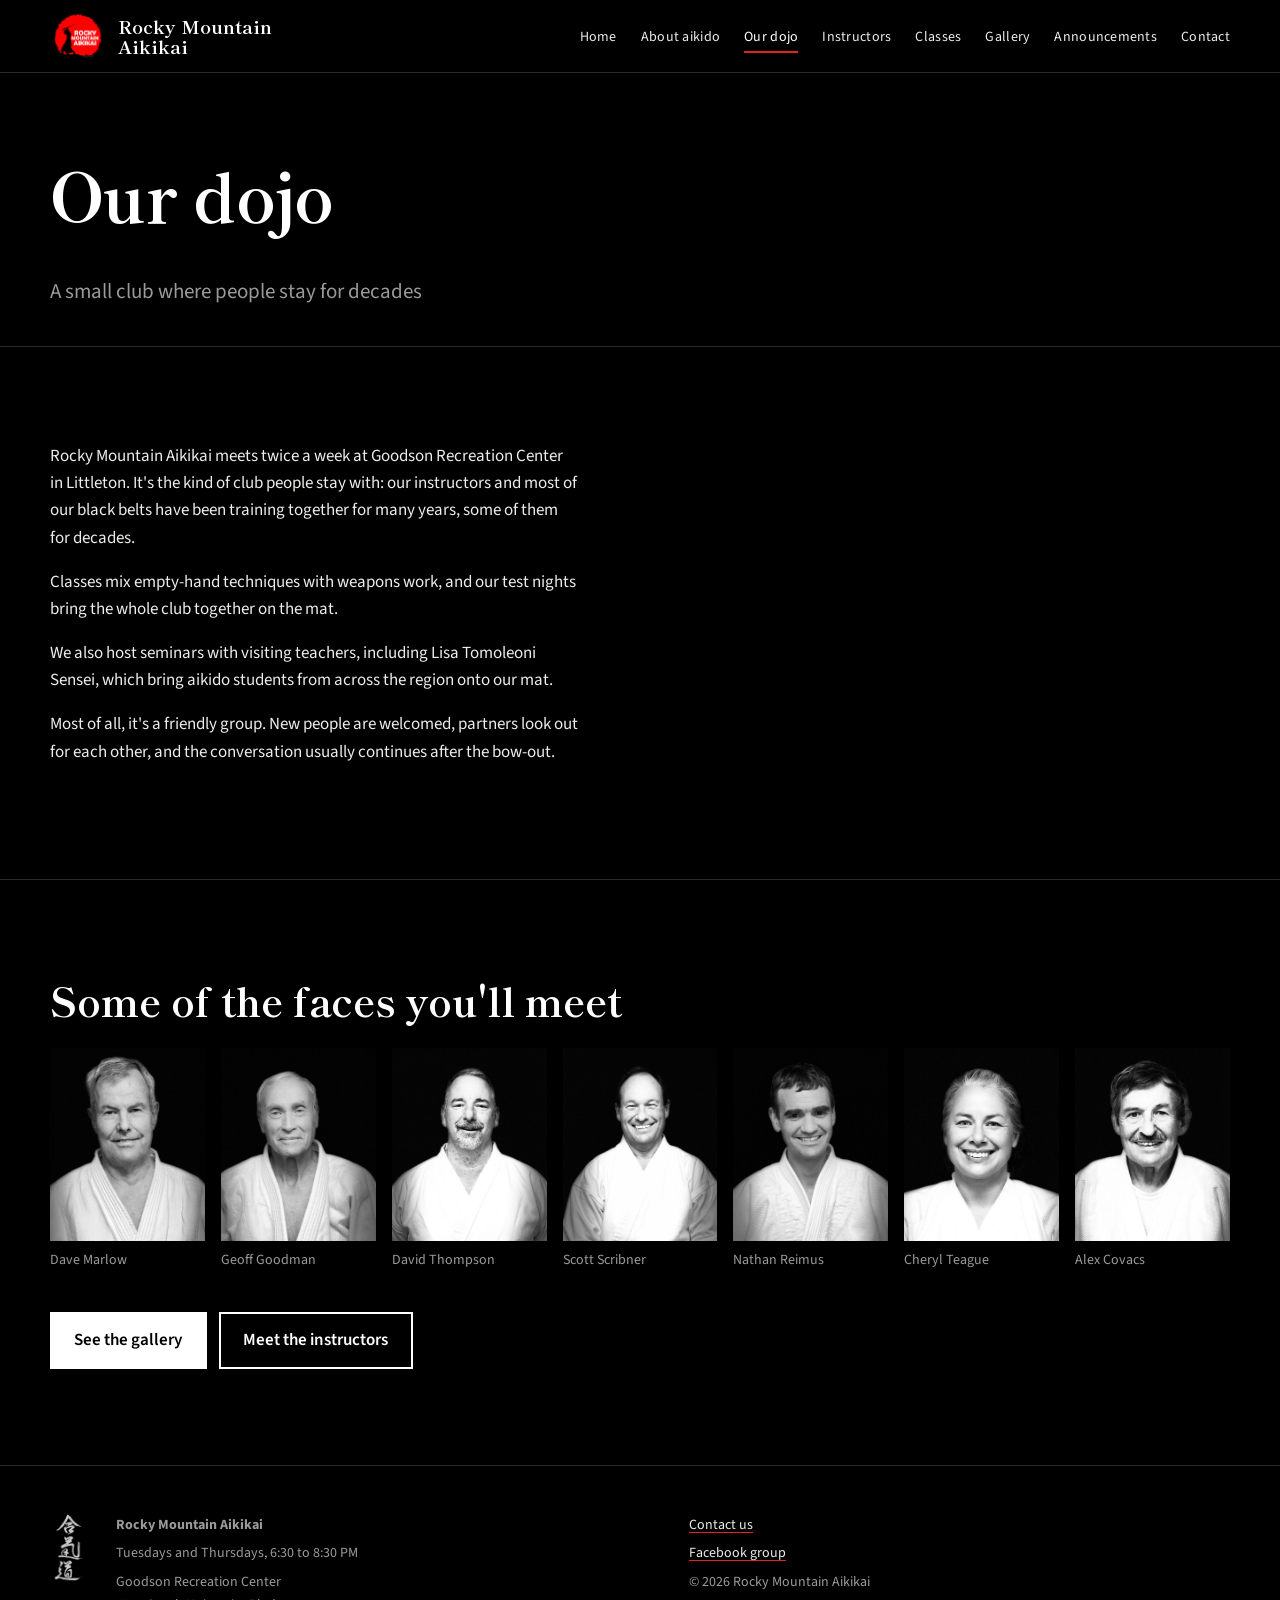
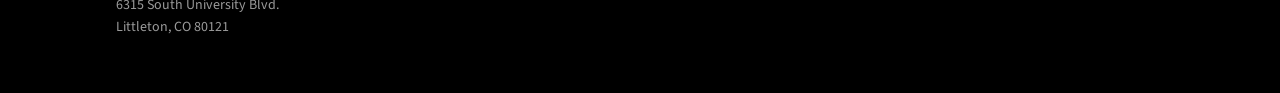
<file: dojo.html>
<!doctype html>
<html lang="en">
<head>
<meta charset="utf-8">
<meta name="viewport" content="width=device-width, initial-scale=1, viewport-fit=cover">
<title>Our dojo | Rocky Mountain Aikikai</title>
<meta name="description" content="Rocky Mountain Aikikai: a friendly, long-running aikido club in Littleton, Colorado.">
<meta property="og:title" content="Our dojo | Rocky Mountain Aikikai">
<meta property="og:description" content="Rocky Mountain Aikikai: a friendly, long-running aikido club in Littleton, Colorado.">
<meta property="og:image" content="https://rockymountainaikikai.com/images/share.jpg">
<meta property="og:image:width" content="1200">
<meta property="og:image:height" content="630">
<meta property="og:url" content="https://rockymountainaikikai.com/dojo.html">
<meta property="og:type" content="website">
<meta property="og:site_name" content="Rocky Mountain Aikikai">
<meta name="twitter:card" content="summary_large_image">
<link rel="canonical" href="https://rockymountainaikikai.com/dojo.html">
<link rel="icon" href="favicon.png">
<link rel="apple-touch-icon" href="favicon.png">
<link rel="preconnect" href="https://fonts.googleapis.com">
<link rel="preconnect" href="https://fonts.gstatic.com" crossorigin>
<link href="https://fonts.googleapis.com/css2?family=Shippori+Mincho:wght@700&family=Source+Sans+3:wght@400;600&display=swap" rel="stylesheet">
<link rel="stylesheet" href="css/site.css">
</head>
<body>
<a class="skip" href="#main">Skip to content</a>
<div class="notice-bar" data-notice-bar hidden>
  <div class="wrap"><span data-notice-text></span> <a href="announcements.html">Details</a></div>
</div>
<header class="site-header">
  <div class="wrap">
    <a class="brand" href="index.html"><img src="images/logo.png" alt="" width="56" height="44"><span>Rocky Mountain<br>Aikikai</span></a>
    <button class="nav-toggle" aria-expanded="false" aria-controls="site-nav">Menu</button>
    <nav class="site-nav" id="site-nav" aria-label="Main"><ul><li><a href="index.html">Home</a></li><li><a href="about.html">About aikido</a></li><li><a href="dojo.html" aria-current="page">Our dojo</a></li><li><a href="instructors.html">Instructors</a></li><li><a href="classes.html">Classes</a></li><li><a href="gallery.html">Gallery</a></li><li><a href="announcements.html">Announcements</a></li><li><a href="contact.html">Contact</a></li></ul></nav>
  </div>
</header>
<main id="main">

<section class="page-head"><div class="wrap">
  <h1>Our dojo</h1>
  <p>A small club where people stay for decades</p>
</div></section>

<section class="section"><div class="wrap">
  <p>Rocky Mountain Aikikai meets twice a week at Goodson Recreation Center in Littleton. It's the kind of club people stay with: our instructors and most of our black belts have been training together for many years, some of them for decades.</p>
  <p>Classes mix empty-hand techniques with weapons work, and our test nights bring the whole club together on the mat.</p>
  <p>We also host seminars with visiting teachers, including Lisa Tomoleoni Sensei, which bring aikido students from across the region onto our mat.</p>
  <p>Most of all, it's a friendly group. New people are welcomed, partners look out for each other, and the conversation usually continues after the bow-out.</p>
</div></section>

<section class="section"><div class="wrap">
  <h2>Some of the faces you'll meet</h2>
  <div class="faces"><figure><img src="images/instructors/dave-marlow.jpg" alt="Portrait of Dave Marlow" loading="lazy"><figcaption>Dave Marlow</figcaption></figure><figure><img src="images/instructors/geoff-goodman.jpg" alt="Portrait of Geoff Goodman" loading="lazy"><figcaption>Geoff Goodman</figcaption></figure><figure><img src="images/instructors/dave-thompson.jpg" alt="Portrait of David Thompson" loading="lazy"><figcaption>David Thompson</figcaption></figure><figure><img src="images/instructors/scott-scribner.jpg" alt="Portrait of Scott Scribner" loading="lazy"><figcaption>Scott Scribner</figcaption></figure><figure><img src="images/instructors/nathan-reimus.jpg" alt="Portrait of Nathan Reimus" loading="lazy"><figcaption>Nathan Reimus</figcaption></figure><figure><img src="images/instructors/cheryl.jpg" alt="Portrait of Cheryl Teague" loading="lazy"><figcaption>Cheryl Teague</figcaption></figure><figure><img src="images/instructors/alex.jpg" alt="Portrait of Alex Covacs" loading="lazy"><figcaption>Alex Covacs</figcaption></figure></div>
  <div class="actions" style="margin-top:2.5rem">
    <a class="btn" href="gallery.html">See the gallery</a>
    <a class="btn ghost" href="instructors.html">Meet the instructors</a>
  </div>
</div></section>

</main>
<footer class="site-footer">
  <div class="wrap">
    <img src="images/aikido-calligraphy.png" alt="Aikido written in Japanese calligraphy">
    <div>
      <p><strong>Rocky Mountain Aikikai</strong></p>
      <p>Tuesdays and Thursdays, 6:30 to 8:30 PM</p>
      <p>Goodson Recreation Center<br>6315 South University Blvd.<br>Littleton, CO 80121</p>
    </div>
    <div>
      <p><a href="contact.html">Contact us</a></p>
      <p><a href="https://www.facebook.com/groups/rockymountainaikikai">Facebook group</a></p>
      <p>&copy; <span id="year">2026</span> Rocky Mountain Aikikai</p>
    </div>
  </div>
</footer>

<script src="js/site.js"></script>
<script>document.getElementById("year").textContent=new Date().getFullYear();</script>
</body>
</html>
</file>
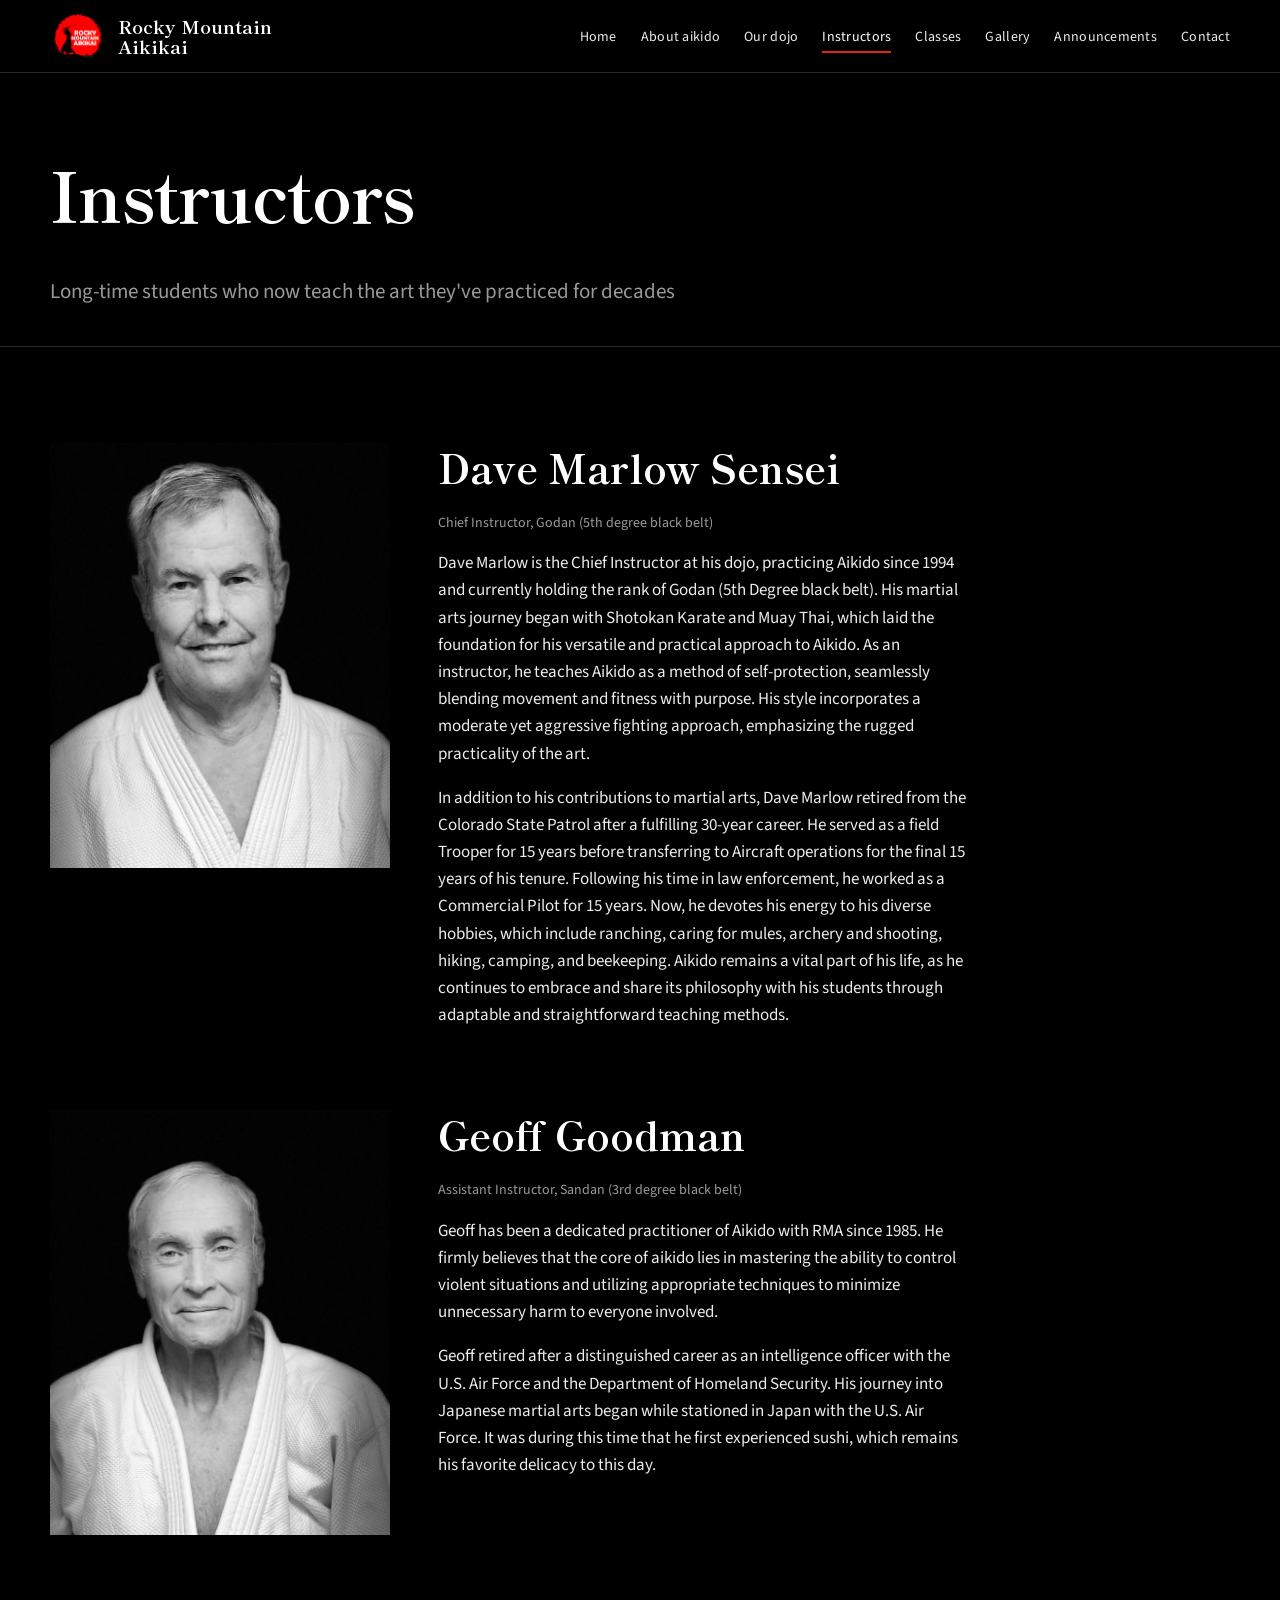
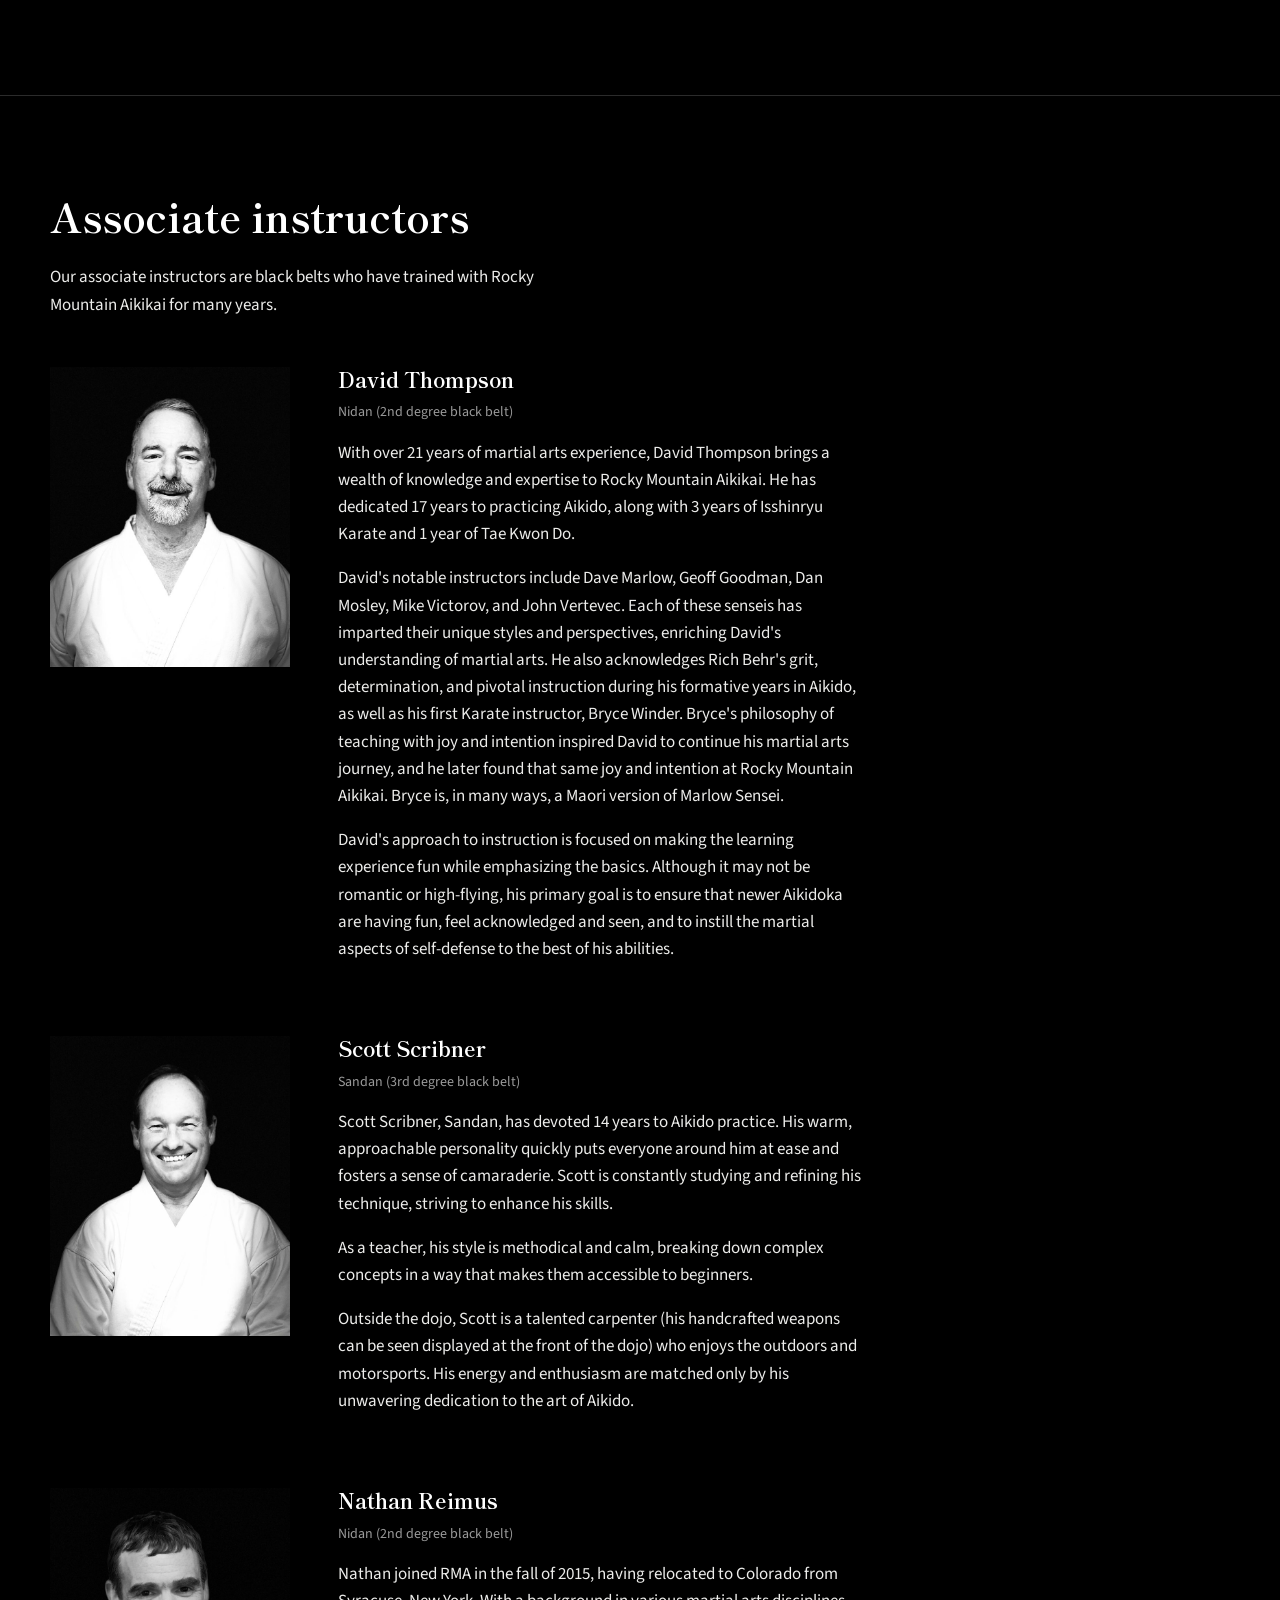
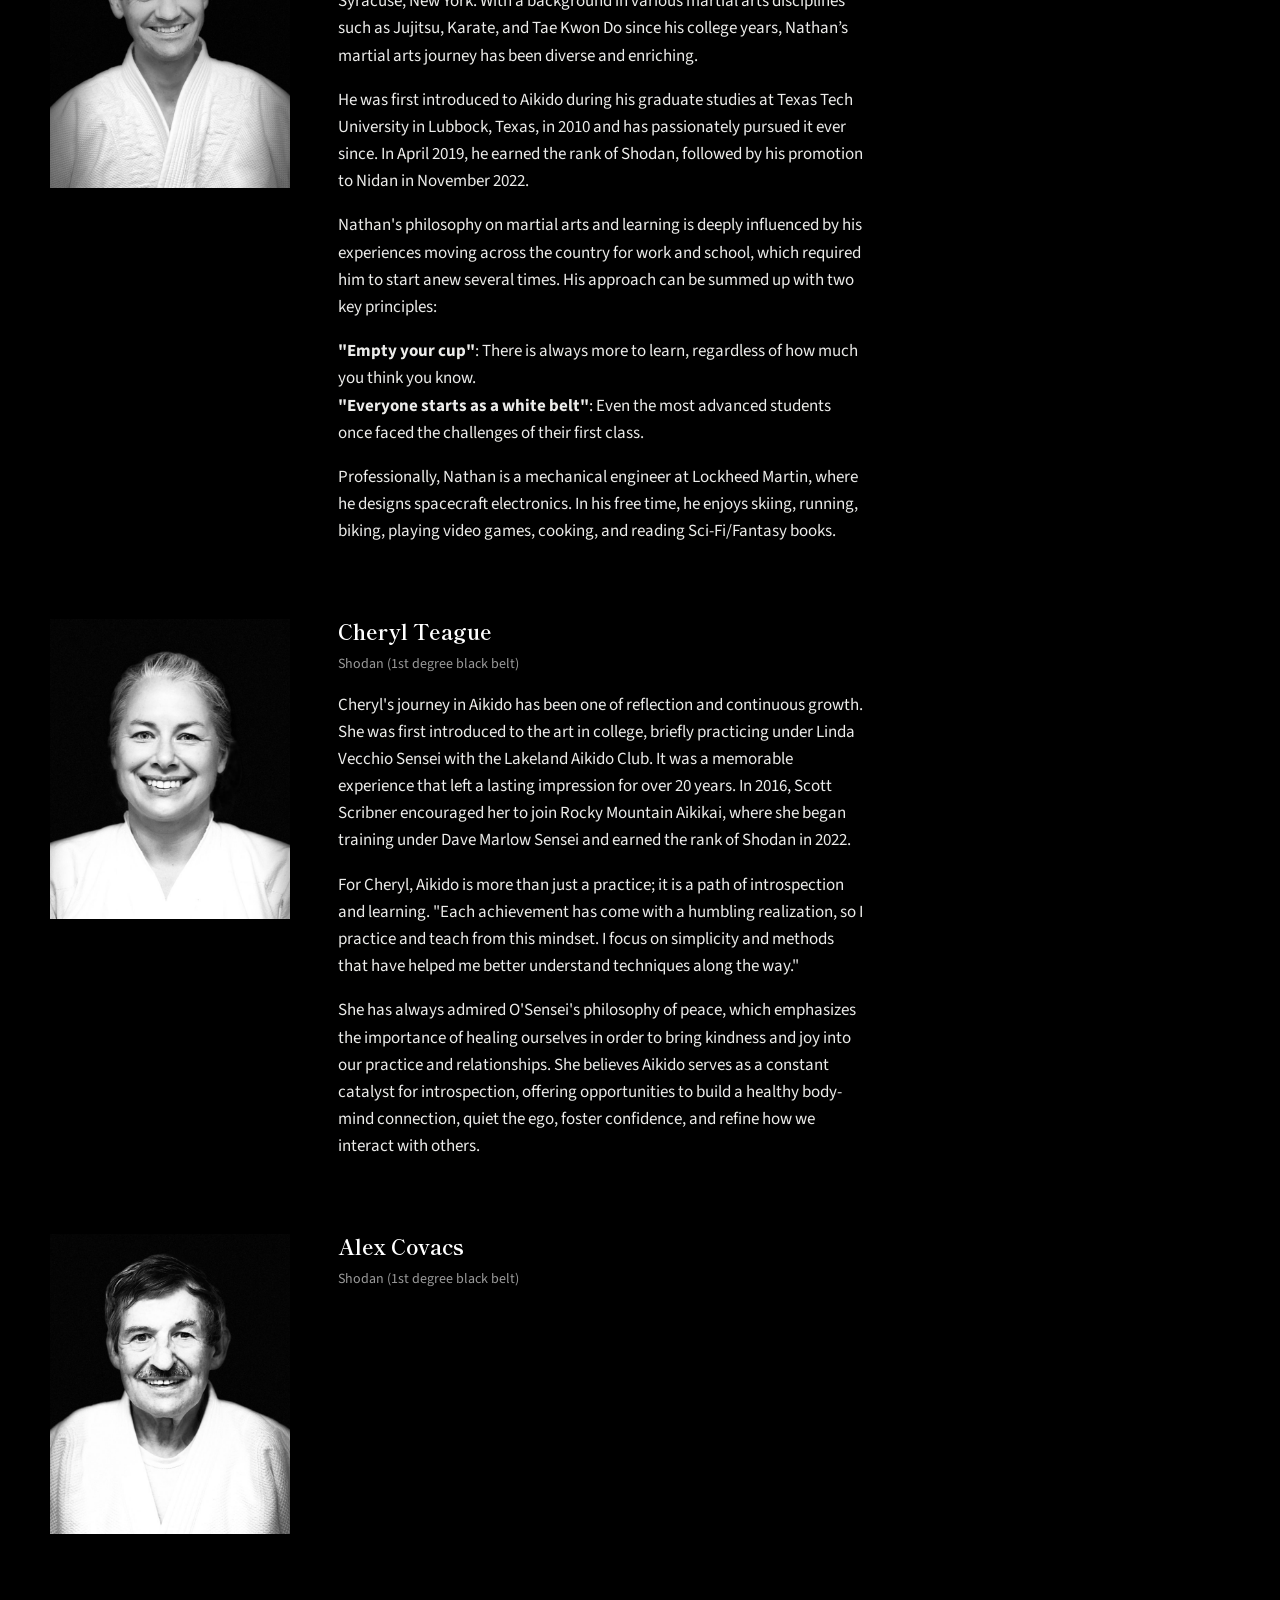
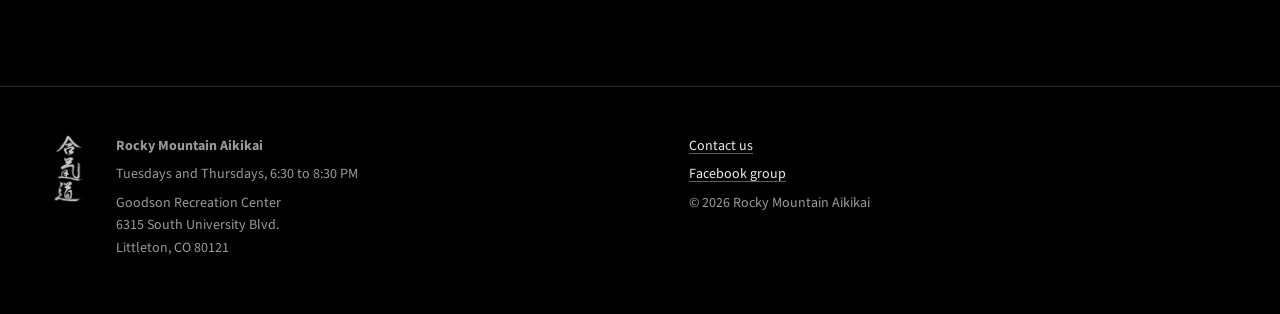
<file: instructors.html>
<!doctype html>
<html lang="en">
<head>
<meta charset="utf-8">
<meta name="viewport" content="width=device-width, initial-scale=1, viewport-fit=cover">
<title>Instructors | Rocky Mountain Aikikai</title>
<meta name="description" content="Meet the instructors of Rocky Mountain Aikikai in Littleton, Colorado.">
<meta property="og:title" content="Instructors | Rocky Mountain Aikikai">
<meta property="og:description" content="Meet the instructors of Rocky Mountain Aikikai in Littleton, Colorado.">
<meta property="og:image" content="https://rockymountainaikikai.com/images/share.jpg">
<meta property="og:image:width" content="1200">
<meta property="og:image:height" content="630">
<meta property="og:url" content="https://rockymountainaikikai.com/instructors.html">
<meta property="og:type" content="website">
<meta property="og:site_name" content="Rocky Mountain Aikikai">
<meta name="twitter:card" content="summary_large_image">
<link rel="canonical" href="https://rockymountainaikikai.com/instructors.html">
<link rel="icon" href="favicon.png">
<link rel="apple-touch-icon" href="favicon.png">
<link rel="preconnect" href="https://fonts.googleapis.com">
<link rel="preconnect" href="https://fonts.gstatic.com" crossorigin>
<link href="https://fonts.googleapis.com/css2?family=Shippori+Mincho:wght@700&family=Source+Sans+3:wght@400;600&display=swap" rel="stylesheet">
<link rel="stylesheet" href="css/site.css">
</head>
<body>
<a class="skip" href="#main">Skip to content</a>
<div class="notice-bar" data-notice-bar hidden>
  <div class="wrap"><span data-notice-text></span> <a href="announcements.html">Details</a></div>
</div>
<header class="site-header">
  <div class="wrap">
    <a class="brand" href="index.html"><img src="images/logo.png" alt="" width="56" height="44"><span>Rocky Mountain<br>Aikikai</span></a>
    <button class="nav-toggle" aria-expanded="false" aria-controls="site-nav">Menu</button>
    <nav class="site-nav" id="site-nav" aria-label="Main"><ul><li><a href="index.html">Home</a></li><li><a href="about.html">About aikido</a></li><li><a href="dojo.html">Our dojo</a></li><li><a href="instructors.html" aria-current="page">Instructors</a></li><li><a href="classes.html">Classes</a></li><li><a href="gallery.html">Gallery</a></li><li><a href="announcements.html">Announcements</a></li><li><a href="contact.html">Contact</a></li></ul></nav>
  </div>
</header>
<main id="main">

<section class="page-head"><div class="wrap">
  <h1>Instructors</h1>
  <p>Long-time students who now teach the art they've practiced for decades</p>
</div></section>

<section class="section"><div class="wrap">
  <article class="lead-instructor">
    <img src="images/instructors/dave-marlow.jpg" alt="Portrait of Dave Marlow Sensei" loading="lazy">
    <div>
      <h2>Dave Marlow Sensei</h2>
      <p class="rank">Chief Instructor, Godan (5th degree black belt)</p>
      <p>Dave Marlow is the Chief Instructor at his dojo, practicing Aikido since 1994 and currently holding the rank of Godan (5th Degree black belt). His martial arts journey began with Shotokan Karate and Muay Thai, which laid the foundation for his versatile and practical approach to Aikido. As an instructor, he teaches Aikido as a method of self-protection, seamlessly blending movement and fitness with purpose. His style incorporates a moderate yet aggressive fighting approach, emphasizing the rugged practicality of the art.</p><p>In addition to his contributions to martial arts, Dave Marlow retired from the Colorado State Patrol after a fulfilling 30-year career. He served as a field Trooper for 15 years before transferring to Aircraft operations for the final 15 years of his tenure. Following his time in law enforcement, he worked as a Commercial Pilot for 15 years. Now, he devotes his energy to his diverse hobbies, which include ranching, caring for mules, archery and shooting, hiking, camping, and beekeeping. Aikido remains a vital part of his life, as he continues to embrace and share its philosophy with his students through adaptable and straightforward teaching methods.</p>
    </div>
  </article><article class="lead-instructor">
    <img src="images/instructors/geoff-goodman.jpg" alt="Portrait of Geoff Goodman" loading="lazy">
    <div>
      <h2>Geoff Goodman</h2>
      <p class="rank">Assistant Instructor, Sandan (3rd degree black belt)</p>
      <p>Geoff has been a dedicated practitioner of Aikido with RMA since 1985. He firmly believes that the core of aikido lies in mastering the ability to control violent situations and utilizing appropriate techniques to minimize unnecessary harm to everyone involved.</p><p>Geoff retired after a distinguished career as an intelligence officer with the U.S. Air Force and the Department of Homeland Security. His journey into Japanese martial arts began while stationed in Japan with the U.S. Air Force. It was during this time that he first experienced sushi, which remains his favorite delicacy to this day.</p>
    </div>
  </article>
</div></section>

<section class="section"><div class="wrap">
  <h2>Associate instructors</h2>
  <p style="margin-bottom:3rem">Our associate instructors are black belts who have trained with Rocky Mountain Aikikai for many years.</p>
  <article class="lead-instructor small">
    <img src="images/instructors/dave-thompson.jpg" alt="Portrait of David Thompson" loading="lazy">
    <div>
      <h3>David Thompson</h3>
      <p class="rank">Nidan (2nd degree black belt)</p>
      <p>With over 21 years of martial arts experience, David Thompson brings a wealth of knowledge and expertise to Rocky Mountain Aikikai. He has dedicated 17 years to practicing Aikido, along with 3 years of Isshinryu Karate and 1 year of Tae Kwon Do.</p><p>David's notable instructors include Dave Marlow, Geoff Goodman, Dan Mosley, Mike Victorov, and John Vertevec. Each of these senseis has imparted their unique styles and perspectives, enriching David's understanding of martial arts. He also acknowledges Rich Behr's grit, determination, and pivotal instruction during his formative years in Aikido, as well as his first Karate instructor, Bryce Winder. Bryce's philosophy of teaching with joy and intention inspired David to continue his martial arts journey, and he later found that same joy and intention at Rocky Mountain Aikikai. Bryce is, in many ways, a Maori version of Marlow Sensei.</p><p>David's approach to instruction is focused on making the learning experience fun while emphasizing the basics. Although it may not be romantic or high-flying, his primary goal is to ensure that newer Aikidoka are having fun, feel acknowledged and seen, and to instill the martial aspects of self-defense to the best of his abilities.</p>
    </div>
  </article><article class="lead-instructor small">
    <img src="images/instructors/scott-scribner.jpg" alt="Portrait of Scott Scribner" loading="lazy">
    <div>
      <h3>Scott Scribner</h3>
      <p class="rank">Sandan (3rd degree black belt)</p>
      <p>Scott Scribner, Sandan, has devoted 14 years to Aikido practice. His warm, approachable personality quickly puts everyone around him at ease and fosters a sense of camaraderie. Scott is constantly studying and refining his technique, striving to enhance his skills.</p><p>As a teacher, his style is methodical and calm, breaking down complex concepts in a way that makes them accessible to beginners.</p><p>Outside the dojo, Scott is a talented carpenter (his handcrafted weapons can be seen displayed at the front of the dojo) who enjoys the outdoors and motorsports. His energy and enthusiasm are matched only by his unwavering dedication to the art of Aikido.</p>
    </div>
  </article><article class="lead-instructor small">
    <img src="images/instructors/nathan-reimus.jpg" alt="Portrait of Nathan Reimus" loading="lazy">
    <div>
      <h3>Nathan Reimus</h3>
      <p class="rank">Nidan (2nd degree black belt)</p>
      <p>Nathan joined RMA in the fall of 2015, having relocated to Colorado from Syracuse, New York. With a background in various martial arts disciplines such as Jujitsu, Karate, and Tae Kwon Do since his college years, Nathan’s martial arts journey has been diverse and enriching.</p><p>He was first introduced to Aikido during his graduate studies at Texas Tech University in Lubbock, Texas, in 2010 and has passionately pursued it ever since. In April 2019, he earned the rank of Shodan, followed by his promotion to Nidan in November 2022.</p><p>Nathan's philosophy on martial arts and learning is deeply influenced by his experiences moving across the country for work and school, which required him to start anew several times. His approach can be summed up with two key principles:</p><p><strong>"Empty your cup"</strong>: There is always more to learn, regardless of how much you think you know.<br><strong>"Everyone starts as a white belt"</strong>: Even the most advanced students once faced the challenges of their first class.</p><p>Professionally, Nathan is a mechanical engineer at Lockheed Martin, where he designs spacecraft electronics. In his free time, he enjoys skiing, running, biking, playing video games, cooking, and reading Sci-Fi/Fantasy books.</p>
    </div>
  </article><article class="lead-instructor small">
    <img src="images/instructors/cheryl.jpg" alt="Portrait of Cheryl Teague" loading="lazy">
    <div>
      <h3>Cheryl Teague</h3>
      <p class="rank">Shodan (1st degree black belt)</p>
      <p>Cheryl's journey in Aikido has been one of reflection and continuous growth. She was first introduced to the art in college, briefly practicing under Linda Vecchio Sensei with the Lakeland Aikido Club. It was a memorable experience that left a lasting impression for over 20 years. In 2016, Scott Scribner encouraged her to join Rocky Mountain Aikikai, where she began training under Dave Marlow Sensei and earned the rank of Shodan in 2022.</p><p>For Cheryl, Aikido is more than just a practice; it is a path of introspection and learning. "Each achievement has come with a humbling realization, so I practice and teach from this mindset. I focus on simplicity and methods that have helped me better understand techniques along the way."</p><p>She has always admired O'Sensei's philosophy of peace, which emphasizes the importance of healing ourselves in order to bring kindness and joy into our practice and relationships. She believes Aikido serves as a constant catalyst for introspection, offering opportunities to build a healthy body-mind connection, quiet the ego, foster confidence, and refine how we interact with others.</p>
    </div>
  </article><article class="lead-instructor small">
    <img src="images/instructors/alex.jpg" alt="Portrait of Alex Covacs" loading="lazy">
    <div>
      <h3>Alex Covacs</h3>
      <p class="rank">Shodan (1st degree black belt)</p>
      
    </div>
  </article>
</div></section>

</main>
<footer class="site-footer">
  <div class="wrap">
    <img src="images/aikido-calligraphy.png" alt="Aikido written in Japanese calligraphy">
    <div>
      <p><strong>Rocky Mountain Aikikai</strong></p>
      <p>Tuesdays and Thursdays, 6:30 to 8:30 PM</p>
      <p>Goodson Recreation Center<br>6315 South University Blvd.<br>Littleton, CO 80121</p>
    </div>
    <div>
      <p><a href="contact.html">Contact us</a></p>
      <p><a href="https://www.facebook.com/groups/rockymountainaikikai">Facebook group</a></p>
      <p>&copy; <span id="year">2026</span> Rocky Mountain Aikikai</p>
    </div>
  </div>
</footer>

<script src="js/site.js"></script>
<script>document.getElementById("year").textContent=new Date().getFullYear();</script>
</body>
</html>
</file>
<file: css/site.css>
/* Rocky Mountain Aikikai — site styles
   Palette taken from the club's own materials: black-and-white photography,
   ink calligraphy, and the red sun of the club logo. */

:root {
  --ink: #000000;          /* page background */
  --sumi: #161616;         /* raised surfaces */
  --line: #2b2b2b;         /* rules and borders */
  --ash: #9a9a9a;          /* secondary text */
  --paper: #ececea;        /* body text */
  --white: #ffffff;        /* headings */
  --sun: #e3241b;          /* logo red, used sparingly */

  --display: "Shippori Mincho", "Hiragino Mincho ProN", "Yu Mincho", Georgia, serif;
  --body: "Source Sans 3", "Segoe UI", system-ui, -apple-system, sans-serif;

  --step--1: 0.875rem;
  --step-0: 1.0625rem;
  --step-1: 1.3125rem;
  --step-2: 1.75rem;
  --step-3: 2.5rem;
  --step-4: clamp(2.5rem, 6vw, 4.25rem);

  --gutter: clamp(1.25rem, 4vw, 3rem);
  --measure: 66ch;

  box-sizing: border-box;
  padding-top: env(safe-area-inset-top, 0px);
  padding-bottom: env(safe-area-inset-bottom, 0px);
}
*, *::before, *::after { box-sizing: inherit; }
html { scroll-padding-top: env(safe-area-inset-top, 0px); }

body {
  margin: 0;
  background: var(--ink);
  color: var(--paper);
  font-family: var(--body);
  font-size: var(--step-0);
  line-height: 1.6;
  -webkit-font-smoothing: antialiased;
}

img { max-width: 100%; height: auto; display: block; }
a { color: var(--white); text-decoration-color: var(--sun); text-underline-offset: 0.2em; }
a:hover { color: var(--sun); }
:focus-visible { outline: 2px solid var(--sun); outline-offset: 3px; }

h1, h2, h3 {
  font-family: var(--display);
  font-weight: 700;
  color: var(--white);
  line-height: 1.2;
  margin: 0 0 0.6em;
}
h1 { font-size: var(--step-4); letter-spacing: -0.01em; }
h2 { font-size: var(--step-3); }
h3 { font-size: var(--step-1); }
p { margin: 0 0 1em; max-width: var(--measure); }

.skip { position: absolute; left: -9999px; }
.skip:focus { left: 1rem; top: 1rem; background: var(--white); color: var(--ink); padding: .5rem 1rem; z-index: 100; }

.wrap { width: min(1180px, 100% - 2 * var(--gutter)); margin-inline: auto; }

/* ---------- Header ---------- */
.site-header {
  position: sticky; top: env(safe-area-inset-top, 0px); z-index: 50;
  background: rgba(0,0,0,.92);
  border-bottom: 1px solid var(--line);
  backdrop-filter: blur(6px);
}
.site-header .wrap { display: flex; align-items: center; justify-content: space-between; gap: 1rem; min-height: 72px; }
.brand { display: flex; align-items: center; gap: .75rem; text-decoration: none; color: var(--white); }
.brand img { width: 56px; height: auto; }
.brand span { font-family: var(--display); font-size: 1.15rem; font-weight: 700; line-height: 1.1; }

.nav-toggle {
  display: none; background: none; border: 1px solid var(--line); color: var(--white);
  font: inherit; padding: .4rem .8rem; cursor: pointer;
}
.site-nav ul { list-style: none; margin: 0; padding: 0; display: flex; gap: 1.5rem; }
.site-nav a { text-decoration: none; color: var(--paper); font-size: var(--step--1); letter-spacing: .02em; padding: .3rem 0; border-bottom: 2px solid transparent; }
.site-nav a:hover { color: var(--white); }
.site-nav a[aria-current="page"] { color: var(--white); border-bottom-color: var(--sun); }

@media (max-width: 1000px) {
  .nav-toggle { display: block; }
  .site-nav { display: none; position: absolute; left: 0; right: 0; top: 100%; background: var(--ink); border-bottom: 1px solid var(--line); }
  .site-nav.open { display: block; }
  .site-nav ul { flex-direction: column; gap: 0; padding: .5rem var(--gutter) 1rem; }
  .site-nav a { display: block; padding: .75rem 0; font-size: var(--step-0); border-bottom: 1px solid var(--line); }
  .site-nav a[aria-current="page"] { border-bottom-color: var(--line); color: var(--sun); }
}

/* ---------- Announcement bar ---------- */
.notice-bar { background: var(--sun); color: var(--white); }
.notice-bar[hidden] { display: none; }
.notice-bar .wrap { padding: .6rem 0; display: flex; gap: 1rem; align-items: baseline; flex-wrap: wrap; }
.notice-bar a { color: var(--white); font-weight: 600; text-decoration-color: var(--white); }

/* ---------- Hero (home) ---------- */
.hero { position: relative; min-height: min(86vh, 760px); display: grid; overflow: hidden; }
.hero > img.hero-photo {
  position: absolute; inset: 0; width: 100%; height: 100%; object-fit: cover; object-position: center 35%;
  filter: grayscale(1) brightness(.42) contrast(1.05);
}
.hero::after { content: ""; position: absolute; inset: 0; background: linear-gradient(90deg, rgba(0,0,0,.78) 0%, rgba(0,0,0,.45) 55%, rgba(0,0,0,.1) 100%); }
.hero .wrap { position: relative; z-index: 1; display: grid; grid-template-columns: auto 1fr; gap: clamp(1.5rem, 5vw, 4rem); align-items: center; padding-block: 4rem; }
.hero .calligraphy { width: clamp(90px, 13vw, 170px); opacity: .95; }
.hero h1 { margin-bottom: .35em; }
.hero .lede { font-size: var(--step-1); color: var(--paper); max-width: 34ch; }
.hero .when { font-family: var(--display); font-size: var(--step-1); color: var(--white); margin: 1.5rem 0 2rem; border-left: 3px solid var(--sun); padding-left: 1rem; }
.hero .when small { display: block; font-family: var(--body); font-size: var(--step--1); color: var(--ash); margin-top: .25rem; }
@media (max-width: 600px) {
  .hero .wrap { grid-template-columns: 1fr; }
  .hero .calligraphy { width: 70px; }
}

.btn {
  display: inline-block; background: var(--white); color: var(--ink); text-decoration: none;
  font-weight: 600; padding: .8rem 1.4rem; border: 2px solid var(--white);
}
.btn:hover { background: var(--sun); border-color: var(--sun); color: var(--white); }
.btn.ghost { background: transparent; color: var(--white); }
.btn.ghost:hover { background: var(--white); color: var(--ink); border-color: var(--white); }
.actions { display: flex; flex-wrap: wrap; gap: .75rem; }

/* ---------- Sections ---------- */
.section { padding-block: clamp(3rem, 8vw, 6rem); border-top: 1px solid var(--line); }
.section:first-of-type { border-top: 0; }
.page-head { padding-block: clamp(3rem, 7vw, 5rem) 1rem; }
.page-head p { color: var(--ash); font-size: var(--step-1); }

.split { display: grid; grid-template-columns: 1fr 1fr; gap: clamp(2rem, 5vw, 4rem); align-items: start; }
.split.narrow-img { grid-template-columns: 2fr 3fr; }
@media (max-width: 760px) { .split, .split.narrow-img { grid-template-columns: 1fr; } }

figure { margin: 0; }
figcaption { color: var(--ash); font-size: var(--step--1); margin-top: .5rem; }

blockquote {
  margin: 2rem 0; padding: 0 0 0 1.25rem; border-left: 3px solid var(--sun);
  font-family: var(--display); font-size: var(--step-1); color: var(--white); max-width: 40ch;
}
blockquote cite { display: block; font-family: var(--body); font-style: normal; font-size: var(--step--1); color: var(--ash); margin-top: .5rem; }

/* Facts list (schedule, fees, location) */
.facts { display: grid; grid-template-columns: max-content 1fr; gap: .75rem 2rem; margin: 0 0 1.5rem; }
.facts dt { color: var(--ash); }
.facts dd { margin: 0; color: var(--white); }
@media (max-width: 480px) { .facts { grid-template-columns: 1fr; gap: .2rem; } .facts dd { margin-bottom: .75rem; } }

/* ---------- Instructors ---------- */
.lead-instructor { display: grid; grid-template-columns: minmax(220px, 340px) 1fr; gap: clamp(1.5rem, 4vw, 3rem); align-items: start; margin-bottom: 4rem; }
.lead-instructor img { aspect-ratio: 4/5; object-fit: cover; width: 100%; }
.rank { color: var(--ash); font-size: var(--step--1); margin: -.4rem 0 1rem; }
@media (max-width: 680px) { .lead-instructor { grid-template-columns: 1fr; } .lead-instructor img { max-width: 340px; } }

.associates { display: grid; grid-template-columns: repeat(auto-fill, minmax(200px, 1fr)); gap: 2rem 1.5rem; }
.associates img { aspect-ratio: 4/5; object-fit: cover; width: 100%; margin-bottom: .75rem; }
.associates h3 { margin-bottom: .2rem; }

/* ---------- Founder strip ---------- */
.founder-strip { display: grid; grid-template-columns: repeat(3, 1fr); gap: 1rem; }
.founder-strip img { width: 100%; aspect-ratio: 3/4; object-fit: cover; filter: grayscale(1); }
@media (max-width: 600px) { .founder-strip { grid-template-columns: 1fr 1fr; } .founder-strip figure:last-child { display: none; } }

/* ---------- Gallery ---------- */
.gallery { display: grid; grid-template-columns: repeat(auto-fill, minmax(280px, 1fr)); gap: .75rem; }
.gallery button { padding: 0; border: 0; background: none; cursor: zoom-in; display: block; width: 100%; }
.gallery img { width: 100%; aspect-ratio: 4/3; object-fit: cover; }
.gallery button:hover img { outline: 2px solid var(--sun); outline-offset: -2px; }

.lightbox { border: 0; padding: 0; background: transparent; max-width: 96vw; max-height: 92vh; }
.lightbox::backdrop { background: rgba(0,0,0,.92); }
.lightbox img { max-width: 96vw; max-height: 85vh; width: auto; margin: 0 auto; }
.lightbox p { text-align: center; color: var(--paper); margin: .75rem auto 0; }
.lightbox .close { position: fixed; top: calc(1rem + env(safe-area-inset-top, 0px)); right: 1rem; background: var(--white); color: var(--ink); border: 0; font: inherit; font-weight: 600; padding: .5rem .9rem; cursor: pointer; }

/* ---------- Announcements ---------- */
.announcements { list-style: none; margin: 0; padding: 0; }
.announcements li { padding: 1.5rem 0; border-top: 1px solid var(--line); display: grid; grid-template-columns: 9rem 1fr; gap: 1.5rem; }
.announcements li:last-child { border-bottom: 1px solid var(--line); }
.announcements time { color: var(--ash); font-size: var(--step--1); padding-top: .3rem; }
.announcements h3 { margin-bottom: .35rem; }
.announcements .pinned time::before { content: ""; display: inline-block; width: .55rem; height: .55rem; border-radius: 50%; background: var(--sun); margin-right: .5rem; }
.announcements .empty { display: block; color: var(--ash); }
@media (max-width: 560px) { .announcements li { grid-template-columns: 1fr; gap: .25rem; } }

/* ---------- Map ---------- */
.map { width: 100%; aspect-ratio: 4/3; border: 0; filter: grayscale(1) invert(.92) contrast(.9); }

/* ---------- Placeholder marker (remove before launch) ---------- */
.todo { background: #3a2a00; color: #ffd36b; padding: 0 .3em; font-size: .9em; }

/* ---------- Footer ---------- */
.site-footer { border-top: 1px solid var(--line); padding-block: 3rem; color: var(--ash); font-size: var(--step--1); }
.site-footer .wrap { display: grid; grid-template-columns: auto 1fr 1fr; gap: 2rem; align-items: start; }
.site-footer img { width: 34px; opacity: .8; }
.site-footer p { margin: 0 0 .4rem; }
.site-footer a { color: var(--paper); }
@media (max-width: 680px) { .site-footer .wrap { grid-template-columns: 1fr; } }

@media (prefers-reduced-motion: reduce) { * { scroll-behavior: auto !important; transition: none !important; } }

/* Two lead-instructor portraits side by side (home) */
.duo { display: grid; grid-template-columns: 1fr 1fr; gap: 1rem; }
.duo img { width: 100%; aspect-ratio: 4/5; object-fit: cover; }

/* Our dojo: portrait wall */
.faces { display: grid; grid-template-columns: repeat(auto-fill, minmax(160px, 1fr)); gap: 1.25rem 1rem; }
.faces img { width: 100%; aspect-ratio: 4/5; object-fit: cover; }
@media (min-width: 1001px) { .faces { grid-template-columns: repeat(7, 1fr); } }

/* Associate instructors: same layout, smaller portrait */
.lead-instructor.small { grid-template-columns: minmax(180px, 240px) 1fr; margin-bottom: 3.5rem; }
.lead-instructor .rank { margin-top: -.2rem; }
@media (max-width: 680px) { .lead-instructor.small { grid-template-columns: 1fr; } .lead-instructor.small img { max-width: 240px; } }

/* Home: enso + club statement */
.enso-section .wrap { display: grid; grid-template-columns: minmax(200px, 340px) 1fr; gap: clamp(2rem, 6vw, 5rem); align-items: center; }
.enso-section .enso { width: 100%; opacity: .92; }
.enso-section p { font-size: var(--step-1); line-height: 1.55; color: var(--paper); }
.enso-section p:last-child { font-size: var(--step-0); }
@media (max-width: 760px) {
  .enso-section .wrap { grid-template-columns: 1fr; }
  .enso-section .enso { width: 160px; }
}

/* Home: sword-and-mountains band with the club seal */
.seal { position: relative; height: clamp(260px, 42vw, 520px); overflow: hidden; display: grid; place-items: center; border-top: 1px solid var(--line); }
.seal-bg { position: absolute; inset: 0; width: 100%; height: 100%; object-fit: cover; object-position: center 70%; filter: grayscale(1) brightness(.55) contrast(1.1); }
.seal-logo { position: relative; width: clamp(140px, 18vw, 230px); filter: drop-shadow(0 6px 24px rgba(0,0,0,.6)); }
.announcements.narrow { max-width: 820px; }

/* Enso: slow, endless pendulum sway */
@keyframes enso-sway {
  from { transform: translateX(-7px) rotate(-1.5deg); }
  to   { transform: translateX(7px)  rotate(1.5deg); }
}
.enso-section .enso { animation: enso-sway 3.2s ease-in-out infinite alternate; transform-origin: 50% 10%; will-change: transform; }
@media (prefers-reduced-motion: reduce) { .enso-section .enso { animation: none; } }
</file>
